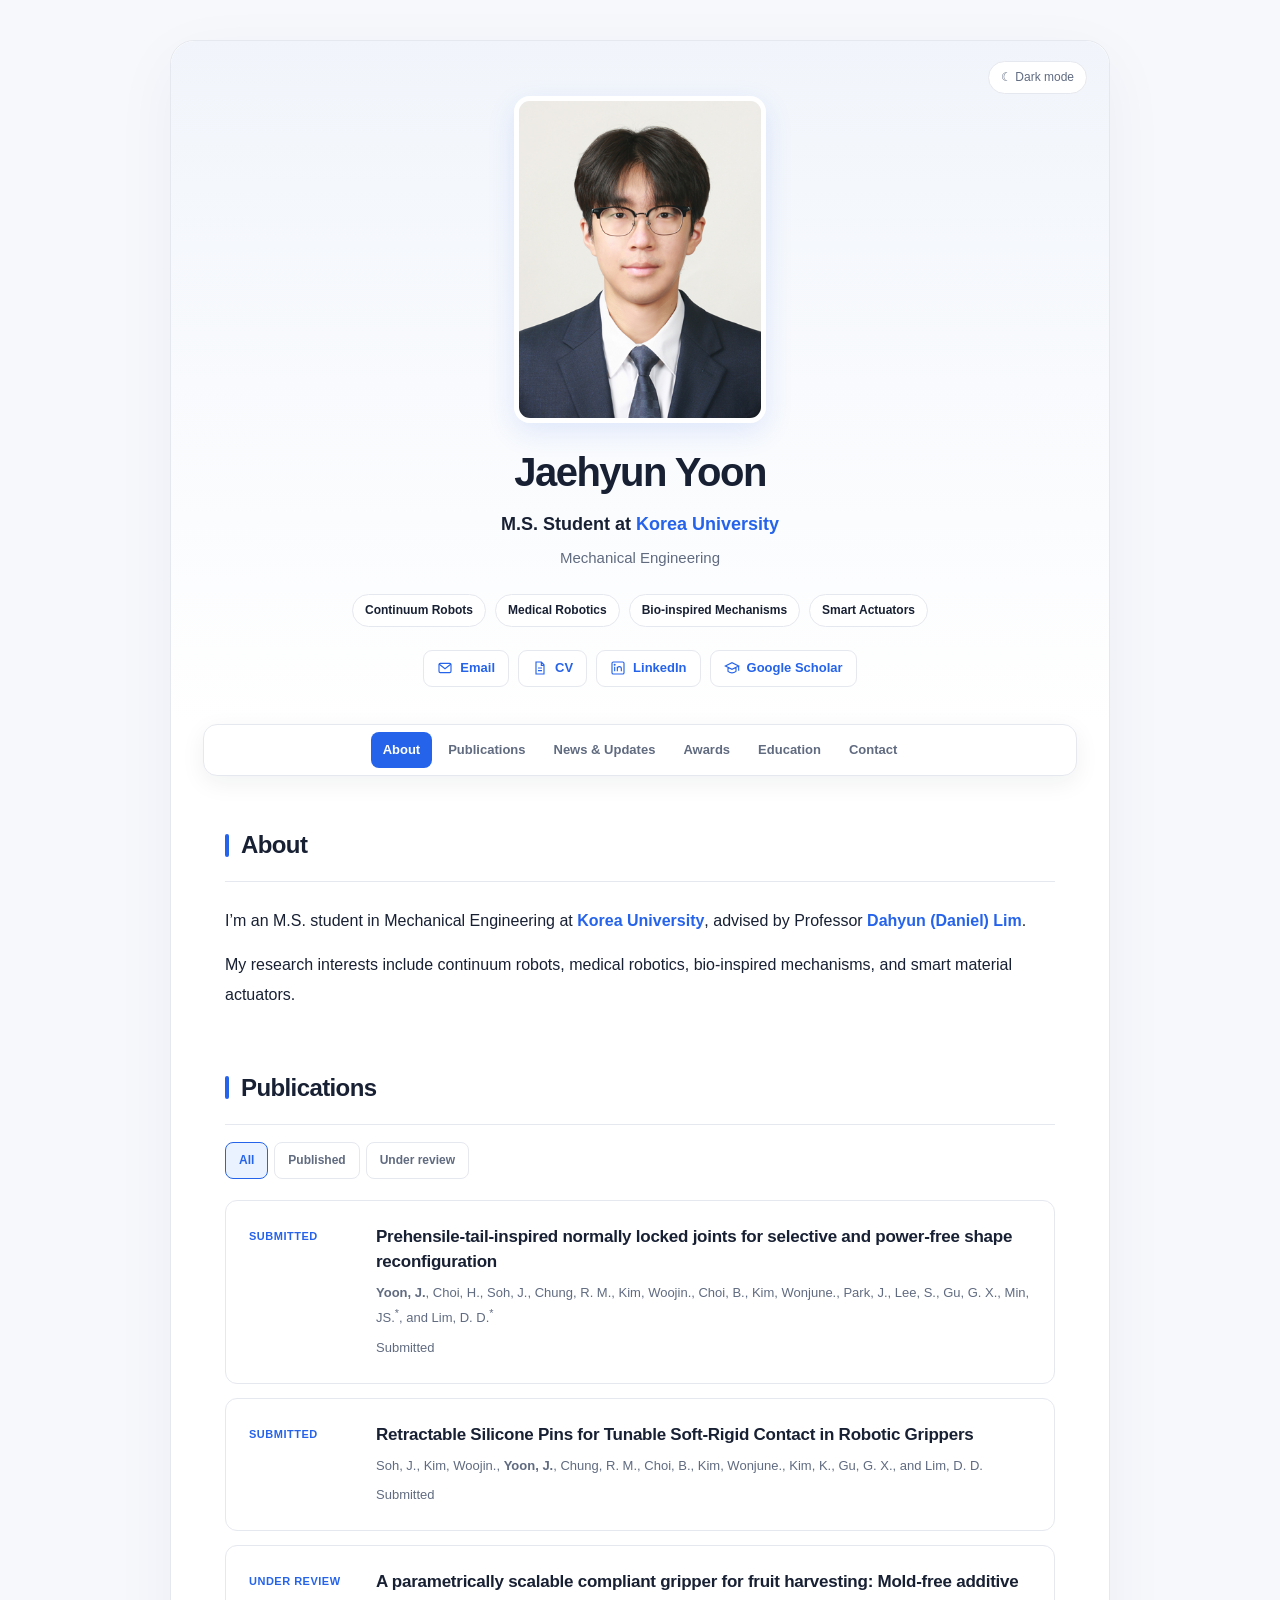
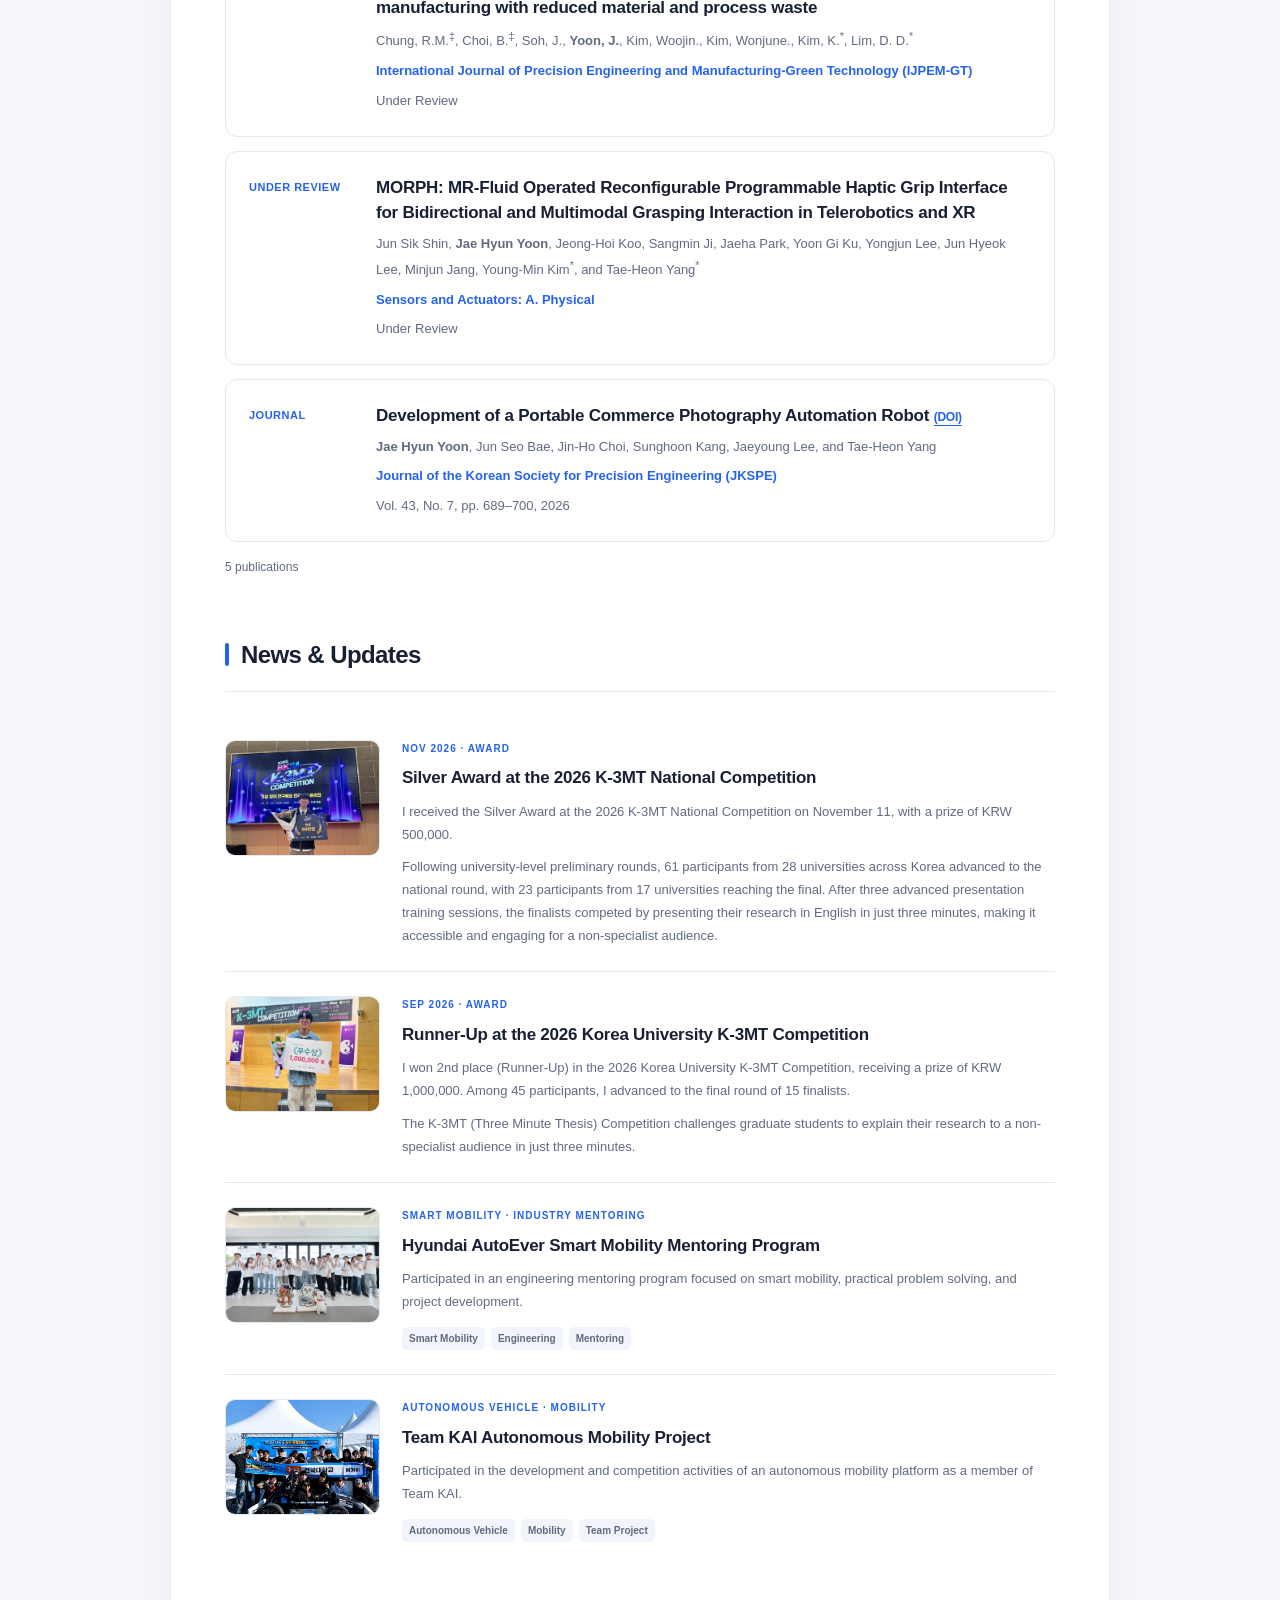
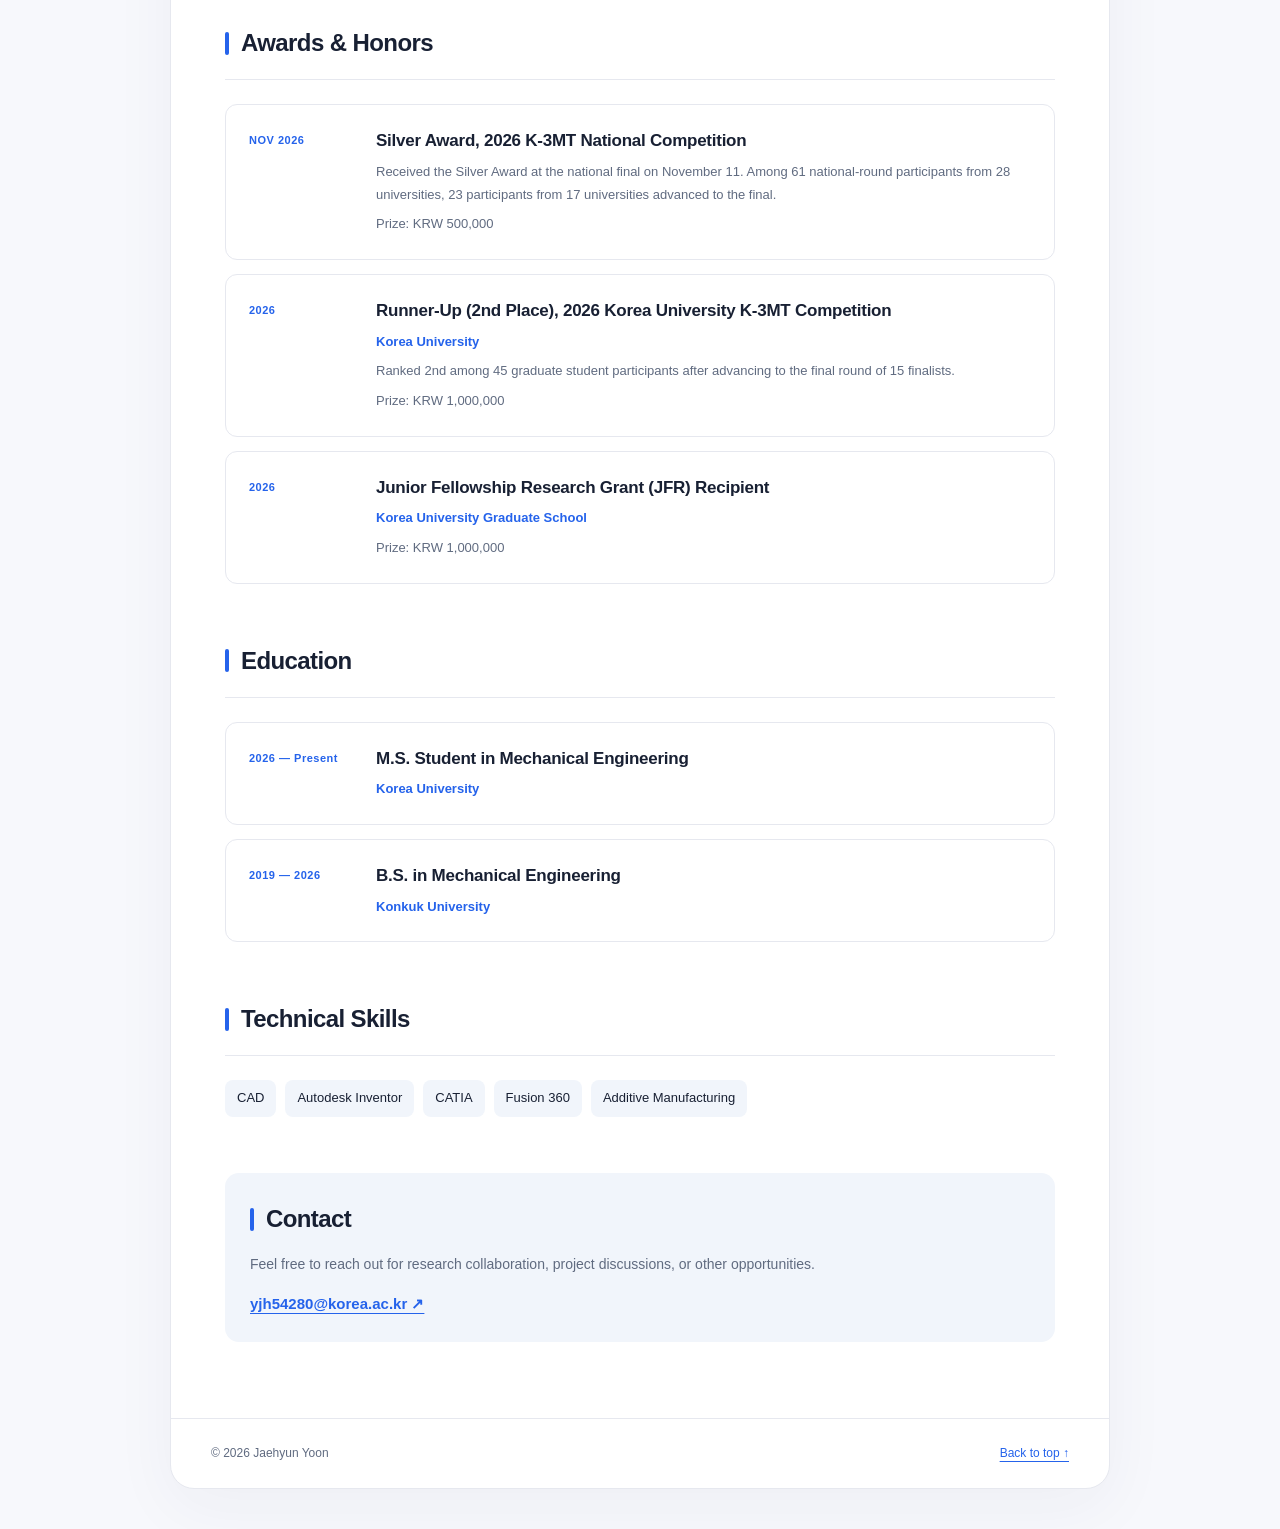
<file: index.html>
<!DOCTYPE html>
<html lang="en" data-theme="light">
<head>
<meta charset="UTF-8">
<meta name="viewport" content="width=device-width,initial-scale=1">
<title>Jaehyun Yoon</title>
<meta name="description" content="Jaehyun Yoon — Mechanical Engineering graduate student at Korea University. Continuum robots, medical robotics, bio-inspired mechanisms, and smart actuators.">
<meta name="theme-color" content="#2563eb">
<script>try{const t=localStorage.getItem('portfolio-theme');if(t==='light'||t==='dark')document.documentElement.dataset.theme=t;}catch(e){}</script>
<style>
:root{color-scheme:light;--bg:#f7f8fc;--paper:#fff;--surface:#f1f5fb;--ink:#182033;--muted:#606b80;--accent:#2563eb;--soft:#eaf2ff;--line:#e6e8ef;--shadow:0 18px 65px #2935570c}
[data-theme="dark"]{color-scheme:dark;--bg:#12141c;--paper:#1b1e29;--surface:#232737;--ink:#eef0f8;--muted:#abb4c8;--accent:#93c5fd;--soft:#20344d;--line:#34394a;--shadow:none}
*{box-sizing:border-box}html{scroll-behavior:smooth}body{margin:0;background:var(--bg);color:var(--ink);font-family:Inter,-apple-system,BlinkMacSystemFont,"Segoe UI",Arial,sans-serif;line-height:1.75;font-size:15px}a{color:var(--accent);text-underline-offset:4px}a:hover{text-decoration:underline}button,a,summary{-webkit-tap-highlight-color:transparent}button{font:inherit;cursor:pointer}a:focus-visible,button:focus-visible,summary:focus-visible{outline:3px solid var(--accent);outline-offset:4px}h1,h2,h3,p{margin:0}h3{line-height:1.5;font-size:17px;letter-spacing:-.25px}p+p{margin-top:12px}
.page{max-width:940px;margin:40px auto;border:1px solid var(--line);border-radius:24px;background:var(--paper);box-shadow:var(--shadow)}
.hero{position:relative;padding:55px 30px 37px;text-align:center;border-radius:24px 24px 0 0;background:linear-gradient(180deg,var(--surface),var(--paper))}
.portrait{display:block;width:280px;height:auto;aspect-ratio:150 / 195;object-fit:cover;margin:0 auto 24px;border:5px solid var(--paper);border-radius:16px;box-shadow:0 9px 28px #2563eb20}h1{font-size:40px;line-height:1.25;letter-spacing:-1.5px;font-weight:800}
.role{font-size:18px;margin-top:12px;font-weight:600}
.role strong{color:var(--accent)}
.affiliation{color:var(--muted);margin-top:4px}
.tags,.socials{display:flex;flex-wrap:wrap;justify-content:center;gap:9px}
.tags{margin:23px 0}
.tags span{font-size:12px;font-weight:600;background:var(--paper);border:1px solid var(--line);border-radius:30px;padding:5px 12px}
.socials a,.small-link{display:inline-flex;align-items:center;gap:7px;border:1px solid var(--line);border-radius:9px;padding:6px 13px;text-decoration:none;font-size:13px;font-weight:600;background:var(--paper)}
.socials a:hover,.small-link:hover{border-color:var(--accent);background:var(--soft)}
.socials svg{width:16px;height:16px;fill:none;stroke:currentColor;stroke-width:1.7}
.theme-toggle{position:absolute;right:22px;top:20px;background:var(--paper);border:1px solid var(--line);border-radius:20px;padding:5px 12px;color:var(--muted);font-size:12px}
.nav{position:sticky;top:10px;z-index:10;display:flex;gap:4px;justify-content:center;margin:0 32px;padding:7px;background:var(--paper);border:1px solid var(--line);border-radius:14px;box-shadow:0 7px 25px #151b3210;overflow-x:auto}
.nav a{flex-shrink:0;color:var(--muted);text-decoration:none;padding:7px 12px;border-radius:8px;font-size:13px;font-weight:650}
.nav a:hover{color:var(--accent);background:var(--soft)}
.nav a[aria-current="location"]{color:var(--paper);background:var(--accent)}main{padding:48px 54px 20px}section{margin-bottom:56px;scroll-margin-top:95px}h2{display:flex;align-items:center;gap:12px;font-size:24px;letter-spacing:-.6px;margin-bottom:24px;padding-bottom:15px;border-bottom:1px solid var(--line)}h2:before{content:"";width:4px;height:23px;border-radius:3px;background:var(--accent)}
.about-text{font-size:16px;line-height:1.9}
.about-text p{margin-bottom:13px}
.about-text strong{color:var(--accent)}
.text-links{display:flex;gap:20px;flex-wrap:wrap;margin-top:20px;font-size:13px;font-weight:600}
.filters{display:flex;flex-wrap:wrap;gap:6px;margin:-7px 0 21px}
.filters button{padding:7px 13px;border:1px solid var(--line);border-radius:8px;color:var(--muted);background:var(--paper);font-size:12px;font-weight:650}
.filters button[aria-pressed="true"]{color:var(--accent);border-color:var(--accent);background:var(--soft)}
.publication{margin-bottom:14px}
.publication[hidden]{display:none}
.resume-item{display:flex;align-items:flex-start;gap:22px;border:1px solid var(--line);border-radius:12px;padding:23px;margin-bottom:14px}
.publication .resume-item{margin-bottom:0}
.resume-date{flex:0 0 105px;font-size:11px;font-weight:750;letter-spacing:.5px;color:var(--accent);padding-top:3px}
.resume-details{min-width:0;flex:1}
.resume-details p{font-size:13px;color:var(--muted);margin-top:7px}
.resume-details .resume-organization{color:var(--accent);font-weight:600}
.resume-details h3 a{font-size:12px;white-space:nowrap}
.project-row{display:grid;grid-template-columns:155px minmax(0,1fr);gap:22px;padding:24px 0;border-bottom:1px solid var(--line)}
.project-row:first-child{padding-top:0}
.project-row:last-child{border-bottom:0}
.project-thumb{width:155px;height:116px;border:1px solid var(--line);border-radius:10px;overflow:hidden;background:var(--surface)}
.project-thumb img{width:100%;height:100%;object-fit:cover;display:block}
.monogram{display:flex;flex-direction:column;justify-content:center;align-items:center;height:100%;color:var(--accent);font-size:22px;font-weight:800;letter-spacing:2px;background:var(--soft)}
.monogram span{font-size:7px;letter-spacing:1.4px;margin-top:6px}
.project-category{font-size:10px;letter-spacing:1px;font-weight:700;color:var(--accent);margin-bottom:8px}
.project-copy>p:not(.project-category){font-size:13px;color:var(--muted);margin-top:10px}
.project-tags{display:flex;flex-wrap:wrap;gap:6px;padding:0;margin:13px 0 0;list-style:none}
.project-tags li{font-size:10px;font-weight:600;background:var(--surface);border-radius:5px;padding:3px 7px;color:var(--muted)}
.project-publication-status{display:flex;flex-wrap:wrap;gap:8px;margin-top:13px;font-size:11px;color:var(--accent)}
.project-review{border:1px solid var(--line);border-radius:5px;padding:0 5px}
.profile-link{display:inline-block;margin-top:12px;font-size:12px;font-weight:650}
.extra{margin-top:24px;border:1px solid var(--line);border-radius:12px;padding:0 20px}
.extra summary{cursor:pointer;font-weight:650;color:var(--accent);padding:15px 0;font-size:14px}
.extra .project-row:first-child{padding-top:15px}
.skills{display:flex;flex-wrap:wrap;gap:9px}
.skills span{padding:7px 12px;border-radius:8px;background:var(--surface);font-size:13px}
.contact{padding:25px;background:var(--surface);border-radius:14px}
.contact h2{border:0;padding:0;margin-bottom:12px}
.contact p{color:var(--muted);font-size:14px;margin-bottom:14px}
.contact>a{overflow-wrap:anywhere;font-weight:650}
.footer{display:flex;justify-content:space-between;gap:15px;padding:24px 40px;border-top:1px solid var(--line);color:var(--muted);font-size:12px}
.skip{position:absolute;top:-80px;left:15px;padding:10px;background:var(--paper);z-index:30}
.skip:focus{top:10px}
.count{font-size:12px;color:var(--muted);margin-top:15px}
@media(max-width:700px){.page{margin:0;border:0;border-radius:0}
.hero{padding:62px 20px 30px;border-radius:0}h1{font-size:34px}
.portrait{width:238px;height:auto}
.nav{margin:0 12px;justify-content:flex-start;top:5px}
.nav a{padding:7px 11px}main{padding:34px 22px 5px}section{margin-bottom:42px}h2{font-size:22px}
.project-row{grid-template-columns:120px minmax(0,1fr);gap:16px}
.project-thumb{width:120px;height:95px}
.resume-item{gap:10px;flex-direction:column;padding:20px}
.resume-date{flex:auto}
.footer{padding:23px;flex-wrap:wrap}
.extra{padding:0 16px}}
@media(max-width:430px){.project-row{grid-template-columns:minmax(0,1fr)}
.project-thumb{width:100%;height:180px}
.project-thumb img{object-fit:contain}
.monogram{font-size:30px}
.role{font-size:16px}
.tags{gap:6px}
.tags span{font-size:11px}
.socials{gap:6px}
.socials a{padding:6px 10px}}
@media(prefers-reduced-motion:reduce){html{scroll-behavior:auto}}

/* Click-to-enlarge photos in News & Updates. */
.news-photo-button{display:block;padding:0;cursor:zoom-in;text-align:inherit}
.news-photo-button:hover{border-color:var(--accent)}
.photo-lightbox{width:min(960px,92vw);max-width:92vw;max-height:92dvh;padding:48px 16px 16px;border:1px solid var(--line);border-radius:16px;background:var(--paper);color:var(--ink);box-shadow:0 24px 80px #0006;overflow:auto}
.photo-lightbox::backdrop{background:rgba(0,0,0,.76)}
.photo-lightbox-close{position:absolute;top:9px;right:12px;width:32px;height:32px;border:1px solid var(--line);border-radius:50%;background:var(--surface);color:var(--ink);font-size:24px;line-height:1}
.photo-lightbox figure{margin:0}
.photo-lightbox img{display:block;width:100%;height:auto;max-height:72dvh;object-fit:contain;border-radius:8px}
.photo-lightbox figcaption{text-align:center;font-size:13px;color:var(--muted);margin-top:10px}
.k3mt-news .project-thumb img {
  object-fit: cover;
}
</style>
<!-- Google Analytics -->
<script async src="https://www.googletagmanager.com/gtag/js?id=G-QEMFNH1RP4"></script>
<script>
  window.dataLayer = window.dataLayer || [];
  function gtag(){dataLayer.push(arguments);}
  gtag('js', new Date());
  gtag('config', 'G-QEMFNH1RP4');
</script>
</head>
<body id="top">
<a class="skip" href="#about">Skip to content</a>
<div class="page">
<header class="hero">
<button class="theme-toggle" type="button" aria-label="Toggle dark mode" aria-pressed="false">☾ Dark mode</button>
<img class="portrait" src="id-photo.jpg" width="150" height="195" alt="Jaehyun Yoon">
<h1><span id="profile-name" style="display:inline-block">Jaehyun Yoon</span></h1>
<p class="role">M.S. Student at <strong>Korea University</strong>
</p>
<p class="affiliation">Mechanical Engineering</p>
<div class="tags">
<span>Continuum Robots</span>
<span>Medical Robotics</span>
<span>Bio-inspired Mechanisms</span>
<span>Smart Actuators</span>
</div>
<div class="socials">
<a href="mailto:yjh54280@korea.ac.kr">
<svg viewBox="0 0 24 24" aria-hidden="true">
<rect x="3" y="5" width="18" height="14" rx="2"/>
<path d="m3 6 9 7 9-7"/>
</svg>Email</a>
<a href="cv.pdf">
<svg viewBox="0 0 24 24" aria-hidden="true">
<path d="M6 3h8l4 4v14H6zM14 3v5h4M9 12h6M9 16h6"/>
</svg>CV</a>
<a href="https://www.linkedin.com/in/%EC%9E%AC%ED%98%84-%EC%9C%A4-73686937b/" target="_blank" rel="noopener noreferrer">
<svg viewBox="0 0 24 24" aria-hidden="true">
<rect x="3" y="3" width="18" height="18" rx="2"/>
<path d="M7 10v7M11 17v-7m0 3a3 3 0 0 1 6 0v4"/>
<circle cx="7" cy="7" r=".7"/>
</svg>LinkedIn</a>
<a href="https://scholar.google.com/citations?user=7P-gCQIAAAAJ" target="_blank" rel="noopener noreferrer">
<svg viewBox="0 0 24 24" aria-hidden="true">
<path d="m2 9 10-5 10 5-10 5-10-5ZM6 11v6c4 3 8 3 12 0v-6M22 9v7"/>
</svg>Google Scholar</a>
</div>
</header>
<nav class="nav" aria-label="Main navigation">
<a href="#about">About</a>
<a href="#publications">Publications</a>
<a href="#news">News &amp; Updates</a>
<a href="#awards">Awards</a>
<a href="#education">Education</a>
<a href="#contact">Contact</a>
</nav>
<main>
<section id="about" aria-labelledby="about-title">
<h2 id="about-title">About</h2>
<div class="about-text">
<p>I’m an M.S. student in Mechanical Engineering at <strong>Korea University</strong>, advised by Professor <strong>Dahyun (Daniel) Lim</strong>.</p>
<p>My research interests include continuum robots, medical robotics, bio-inspired mechanisms, and smart material actuators.</p>
</div>
</section>
<section id="publications" aria-labelledby="publications-title">
<h2 id="publications-title">Publications</h2>
<div class="filters" role="group" aria-label="Filter publications">
<button type="button" data-filter="all" aria-pressed="true">All</button>
<button type="button" data-filter="published" aria-pressed="false">Published</button>
<button type="button" data-filter="review" aria-pressed="false">Under review</button>
</div>
<div class="publication" data-status="review">
<article class="resume-item publication-item">
  <div class="resume-date">SUBMITTED</div>
  <div class="resume-details">
    <h3>Prehensile-tail-inspired normally locked joints for selective and power-free shape reconfiguration</h3>
    <p class="publication-authors"><strong>Yoon, J.</strong>, Choi, H., Soh, J., Chung, R. M., Kim, Woojin., Choi, B., Kim, Wonjune., Park, J., Lee, S., Gu, G. X., Min, JS.<sup>*</sup>, and Lim, D. D.<sup>*</sup></p>
    <p>Submitted</p>
  </div>
</article>
</div>
<div class="publication" data-status="review">
<article class="resume-item publication-item">
  <div class="resume-date">SUBMITTED</div>
  <div class="resume-details">
    <h3>Retractable Silicone Pins for Tunable Soft-Rigid Contact in Robotic Grippers</h3>
    <p class="publication-authors">Soh, J., Kim, Woojin., <strong>Yoon, J.</strong>, Chung, R. M., Choi, B., Kim, Wonjune., Kim, K., Gu, G. X., and Lim, D. D.</p>
    <p>Submitted</p>
  </div>
</article>
</div>
<div class="publication" data-status="review">
<article class="resume-item publication-item">
  <div class="resume-date">UNDER REVIEW</div>
  <div class="resume-details">
    <h3>A parametrically scalable compliant gripper for fruit harvesting: Mold-free additive manufacturing with reduced material and process waste</h3>
    <p class="publication-authors">Chung, R.M.<sup>‡</sup>, Choi, B.<sup>‡</sup>, Soh, J., <strong>Yoon, J.</strong>, Kim, Woojin., Kim, Wonjune., Kim, K.<sup>*</sup>, Lim, D. D.<sup>*</sup></p>
    <p class="resume-organization">International Journal of Precision Engineering and Manufacturing-Green Technology (IJPEM-GT)</p>
    <p>Under Review</p>
  </div>
</article>
</div>
<div class="publication" data-status="review">
<article class="resume-item publication-item">
  <div class="resume-date">UNDER REVIEW</div>
  <div class="resume-details">
    <h3>MORPH: MR-Fluid Operated Reconfigurable Programmable Haptic Grip Interface for Bidirectional and Multimodal Grasping Interaction in Telerobotics and XR</h3>
    <p class="publication-authors">Jun Sik Shin, <strong>Jae Hyun Yoon</strong>, Jeong-Hoi Koo, Sangmin Ji, Jaeha Park, Yoon Gi Ku, Yongjun Lee, Jun Hyeok Lee, Minjun Jang, Young-Min Kim<sup>*</sup>, and Tae-Heon Yang<sup>*</sup></p>
    <p class="resume-organization">Sensors and Actuators: A. Physical</p>
    <p>Under Review</p>
  </div>
</article>
</div>
<div class="publication" data-status="published">
<article class="resume-item publication-item">
  <div class="resume-date">JOURNAL</div>
  <div class="resume-details">
    <h3>Development of a Portable Commerce Photography Automation Robot <a href="https://doi.org/10.7736/JKSPE.025.00021" target="_blank" rel="noopener noreferrer">(DOI)</a></h3>
    <p class="publication-authors"><strong>Jae Hyun Yoon</strong>, Jun Seo Bae, Jin-Ho Choi, Sunghoon Kang, Jaeyoung Lee, and Tae-Heon Yang</p>
    <p class="resume-organization">Journal of the Korean Society for Precision Engineering (JKSPE)</p>
    <p>Vol. 43, No. 7, pp. 689–700, 2026</p>
  </div>
</article>
</div>
<p class="count" id="pub-count" role="status" aria-live="polite">5 publications</p>
</section>
<section id="news" aria-labelledby="news-title">
<h2 id="news-title">News &amp; Updates</h2>
<article class="project-row k3mt-news">
<button class="project-thumb news-photo-button" type="button" aria-haspopup="dialog" aria-label="Enlarge K-3MT national competition silver award photo">
<img loading="lazy" src="images/k3mt-national-silver-2026.jpg" alt="Jaehyun Yoon with the Silver Award and KRW 500,000 prize at the 2026 K-3MT National Competition">
</button>
<div class="project-copy">
<p class="project-category">NOV 2026 · AWARD</p>
<h3>Silver Award at the 2026 K-3MT National Competition</h3>
<p>I received the Silver Award at the 2026 K-3MT National Competition on November 11, with a prize of KRW 500,000.</p>
<p>Following university-level preliminary rounds, 61 participants from 28 universities across Korea advanced to the national round, with 23 participants from 17 universities reaching the final. After three advanced presentation training sessions, the finalists competed by presenting their research in English in just three minutes, making it accessible and engaging for a non-specialist audience.</p>
</div>
</article>
<article class="project-row k3mt-news">
<button class="project-thumb news-photo-button" type="button" aria-haspopup="dialog" aria-label="Enlarge K-3MT award photo">
<img loading="lazy" src="images/k3mt-runner-up-2026.jpg" alt="Jaehyun Yoon receiving the runner-up award at the 2026 Korea University K-3MT Competition">
</button>
<div class="project-copy">
<p class="project-category">SEP 2026 · AWARD</p>
<h3>Runner-Up at the 2026 Korea University K-3MT Competition</h3>
<p>I won 2nd place (Runner-Up) in the 2026 Korea University K-3MT Competition, receiving a prize of KRW 1,000,000. Among 45 participants, I advanced to the final round of 15 finalists.</p>
<p>The K-3MT (Three Minute Thesis) Competition challenges graduate students to explain their research to a non-specialist audience in just three minutes.</p>
</div>
</article>
<article class="project-row">
<button class="project-thumb news-photo-button" type="button" aria-haspopup="dialog" aria-label="Enlarge photo">
<img loading="lazy" class="autoever-photo" src="images/hyundai-autoever-mentoring.png" alt="Hyundai AutoEver mentoring program" >
</button>
<div class="project-copy">
<p class="project-category"> SMART MOBILITY · INDUSTRY MENTORING </p> <h3> Hyundai AutoEver Smart Mobility Mentoring Program </h3> <p> Participated in an engineering mentoring program focused on smart mobility, practical problem solving, and project development. </p> <ul class="project-tags"> <li> Smart Mobility </li> <li> Engineering </li> <li> Mentoring </li> </ul>
</div>
</article>
<article class="project-row">
<button class="project-thumb news-photo-button" type="button" aria-haspopup="dialog" aria-label="Enlarge photo">
<img loading="lazy" class="team-kai-photo" src="images/team-kai-autonomous-vehicle.png" alt="Team KAI autonomous mobility project" >
</button>
<div class="project-copy">
<p class="project-category"> AUTONOMOUS VEHICLE · MOBILITY </p> <h3> Team KAI Autonomous Mobility Project </h3> <p> Participated in the development and competition activities of an autonomous mobility platform as a member of Team KAI. </p> <ul class="project-tags"> <li> Autonomous Vehicle </li> <li> Mobility </li> <li> Team Project </li> </ul>
</div>
</article>
</section>
<section id="awards" aria-labelledby="awards-title">
<h2 id="awards-title">Awards &amp; Honors</h2>
<article class="resume-item"> <div class="resume-date"> NOV 2026 </div> <div class="resume-details"> <h3> Silver Award, 2026 K-3MT National Competition </h3> <p> Received the Silver Award at the national final on November 11. Among 61 national-round participants from 28 universities, 23 participants from 17 universities advanced to the final. </p> <p class="award-prize">Prize: KRW 500,000</p> </div> </article>
<article class="resume-item"> <div class="resume-date"> 2026 </div> <div class="resume-details"> <h3> Runner-Up (2nd Place), 2026 Korea University K-3MT Competition </h3> <p class="resume-organization"> Korea University </p> <p> Ranked 2nd among 45 graduate student participants after advancing to the final round of 15 finalists. </p> <p class="award-prize">Prize: KRW 1,000,000</p> </div> </article>
<article class="resume-item"> <div class="resume-date"> 2026 </div> <div class="resume-details"> <h3> Junior Fellowship Research Grant (JFR) Recipient </h3> <p class="resume-organization"> Korea University Graduate School </p> <p class="award-prize">Prize: KRW 1,000,000</p> </div> </article>
</section>
<section id="education" aria-labelledby="education-title">
<h2 id="education-title">Education</h2>
<article class="resume-item"> <div class="resume-date"> 2026 — Present </div> <div class="resume-details"> <h3> M.S. Student in Mechanical Engineering </h3> <p class="resume-organization"> Korea University </p> </div> </article>
<article class="resume-item"> <div class="resume-date"> 2019 — 2026 </div> <div class="resume-details"> <h3> B.S. in Mechanical Engineering </h3> <p class="resume-organization"> Konkuk University </p> </div> </article>
</section>
<section id="skills" aria-labelledby="skills-title">
<h2 id="skills-title">Technical Skills</h2>
<div class="skills">
<span>CAD</span>
<span>Autodesk Inventor</span>
<span>CATIA</span>
<span>Fusion 360</span>
<span>Additive Manufacturing</span>
</div>
</section>
<section class="contact" id="contact" aria-labelledby="contact-title">
<h2 id="contact-title">Contact</h2>
<p>Feel free to reach out for research collaboration, project discussions, or other opportunities.</p>
<a href="mailto:yjh54280@korea.ac.kr">yjh54280@korea.ac.kr ↗</a>
</section>
</main>
<footer class="footer">
<span>© 2026 Jaehyun Yoon</span>
<a href="#top">Back to top ↑</a>
</footer>
</div>
<script>
// Match the portrait width to the name while preserving its display ratio.
const profileName = document.getElementById('profile-name');
const portrait = document.querySelector('.portrait');
function alignPortraitWithName() {
  portrait.style.width = profileName.getBoundingClientRect().width + 'px';
}
alignPortraitWithName();
if ('ResizeObserver' in window) new ResizeObserver(alignPortraitWithName).observe(profileName);
window.addEventListener('resize', alignPortraitWithName);
if (document.fonts) document.fonts.ready.then(alignPortraitWithName);
const themeButton=document.querySelector('.theme-toggle');
function applyTheme(theme){document.documentElement.dataset.theme=theme;themeButton.textContent=theme==='dark'?'☀ Light mode':'☾ Dark mode';themeButton.setAttribute('aria-pressed',String(theme==='dark'));try{localStorage.setItem('portfolio-theme',theme)}catch(e){}}
themeButton.addEventListener('click',()=>applyTheme(document.documentElement.dataset.theme==='dark'?'light':'dark'));
applyTheme(document.documentElement.dataset.theme||'light');
const filters=document.querySelectorAll('[data-filter]');
filters.forEach(button=>button.addEventListener('click',()=>{let count=0;filters.forEach(b=>b.setAttribute('aria-pressed',String(b===button)));document.querySelectorAll('.publication').forEach(row=>{row.hidden=button.dataset.filter!=='all'&&row.dataset.status!==button.dataset.filter;if(!row.hidden)count++;});document.getElementById('pub-count').textContent=count+' publication'+(count===1?'':'s');}));
// Highlight clicks immediately, then track the section below the sticky menu.
const links = [...document.querySelectorAll('.nav a')];
const nav = document.querySelector('.nav');
let pendingSection = null;
let scrollIdleTimer;
let scheduled = false;
function setActiveSection(id) {
  links.forEach(link => {
    if (link.hash === '#' + id) link.setAttribute('aria-current', 'location');
    else link.removeAttribute('aria-current');
  });
}
function updateNav() {
  if (pendingSection) return;
  const threshold = nav.getBoundingClientRect().bottom + 45;
  let current = 'about';
  for (const link of links) {
    const target = document.querySelector(link.hash);
    if (target && target.getBoundingClientRect().top <= threshold) current = target.id;
  }
  if (window.scrollY > 0 && window.innerHeight + window.scrollY >= document.documentElement.scrollHeight - 3) current = 'contact';
  setActiveSection(current);
}
function settleNavigation() {
  clearTimeout(scrollIdleTimer);
  scrollIdleTimer = setTimeout(() => { pendingSection = null; updateNav(); }, 180);
}
function highlightDestination() {
  const match = links.find(link => link.hash === window.location.hash);
  if (match) { pendingSection = match.hash.slice(1); setActiveSection(pendingSection); settleNavigation(); }
  else updateNav();
}
links.forEach(link => link.addEventListener('click', () => {
  pendingSection = link.hash.slice(1);
  setActiveSection(pendingSection);
  settleNavigation();
}));
window.addEventListener('scroll', () => {
  if (pendingSection) settleNavigation();
  if (!scheduled) {
    scheduled = true;
    requestAnimationFrame(() => { updateNav(); scheduled = false; });
  }
}, { passive: true });
window.addEventListener('hashchange', highlightDestination);
window.addEventListener('resize', updateNav);
window.addEventListener('load', highlightDestination);
highlightDestination();
</script>
<dialog class="photo-lightbox" id="photo-lightbox" aria-label="Enlarged news photo" aria-describedby="photo-lightbox-caption">
<button class="photo-lightbox-close" type="button" aria-label="Close photo" autofocus>×</button>
<figure><img id="photo-lightbox-image" alt=""><figcaption id="photo-lightbox-caption"></figcaption></figure>
</dialog>
<script>
const photoDialog = document.getElementById('photo-lightbox');
const largePhoto = document.getElementById('photo-lightbox-image');
const photoCaption = document.getElementById('photo-lightbox-caption');
let photoTrigger = null;
let previousOverflow = '';
document.querySelectorAll('#news .news-photo-button').forEach(button => {
  const photo = button.querySelector('img');
  button.setAttribute('aria-label', 'Enlarge photo: ' + photo.alt);
  button.addEventListener('click', () => {
    photoTrigger = button;
    largePhoto.src = photo.currentSrc || photo.src;
    largePhoto.alt = photo.alt;
    photoCaption.textContent = photo.alt;
    previousOverflow = document.body.style.overflow;
    photoDialog.showModal();
    document.body.style.overflow = 'hidden';
  });
});
photoDialog.querySelector('.photo-lightbox-close').addEventListener('click', () => photoDialog.close());
photoDialog.addEventListener('click', event => {
  if (event.target === photoDialog) photoDialog.close();
});
photoDialog.addEventListener('close', () => {
  document.body.style.overflow = previousOverflow;
  largePhoto.removeAttribute('src');
  if (photoTrigger) photoTrigger.focus({ preventScroll: true });
});
</script>
</body>
</html>
</file>
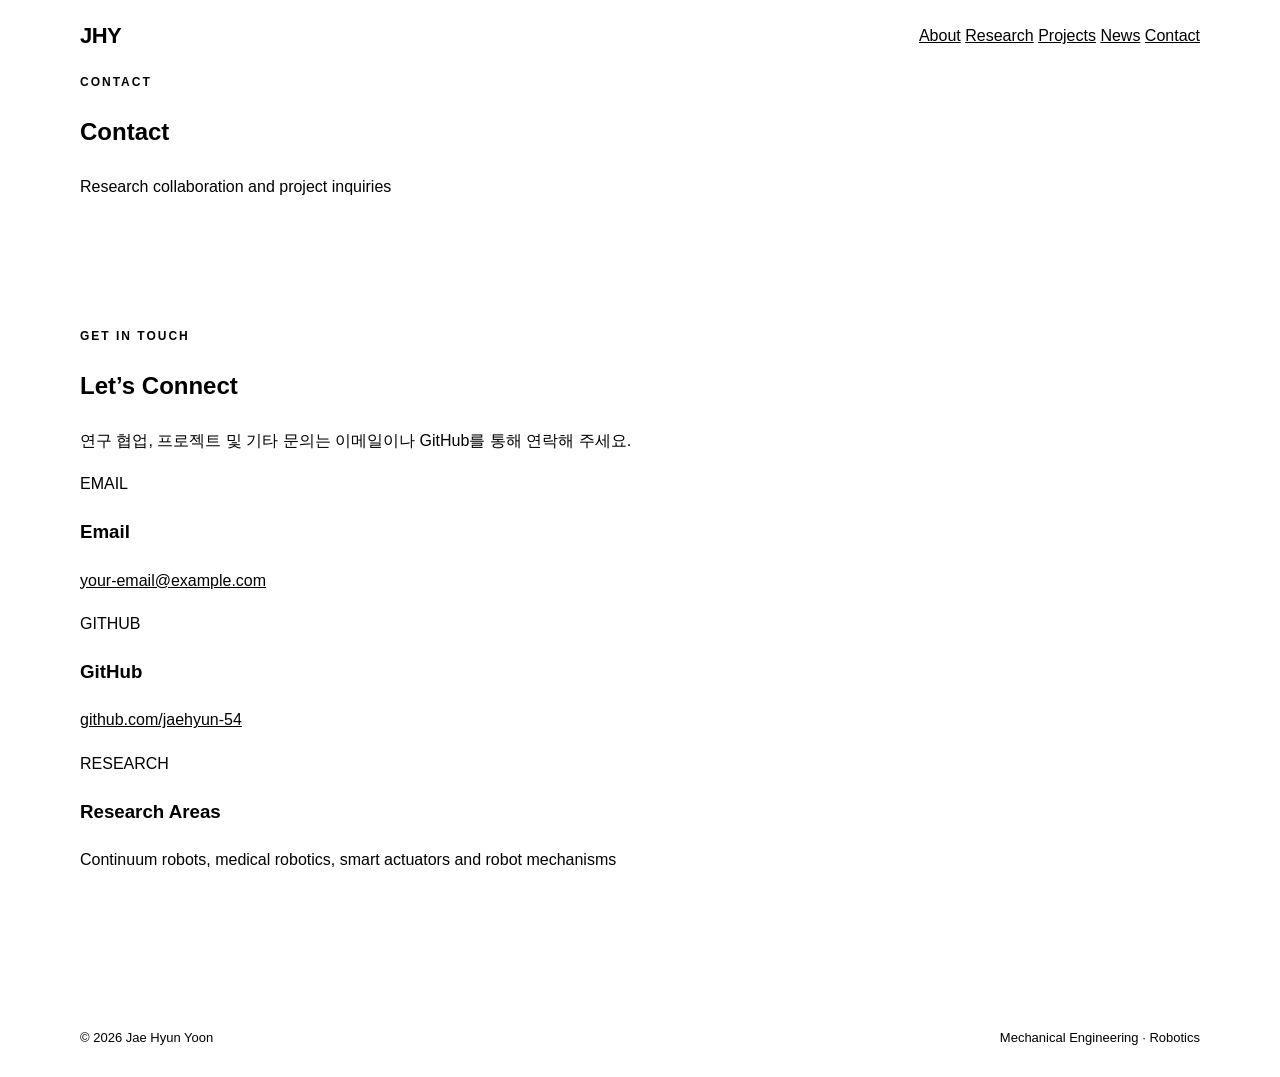
<file: contact.html>
<!DOCTYPE html>
<html lang="ko">
<head>
  <meta charset="UTF-8">
  <meta name="viewport" content="width=device-width, initial-scale=1.0">

  <title>Contact | 윤재현</title>

  <meta
    name="description"
    content="로봇공학 연구자 윤재현 연락처"
  >

  <link rel="stylesheet" href="style.css">
<!-- Google Analytics -->
<script async src="https://www.googletagmanager.com/gtag/js?id=G-QEMFNH1RP4"></script>
<script>
  window.dataLayer = window.dataLayer || [];
  function gtag(){dataLayer.push(arguments);}
  gtag('js', new Date());
  gtag('config', 'G-QEMFNH1RP4');
</script>
</head>

<body>

  <header class="site-header">
    <div class="container header-inner">

      <a class="logo" href="index.html">JHY</a>

      <nav class="main-nav">
        <a href="about.html">About</a>
        <a href="research.html">Research</a>
        <a href="projects.html">Projects</a>
        <a href="news.html">News</a>
        <a class="active" href="contact.html" aria-current="page">Contact</a>
      </nav>

    </div>
  </header>

  <main>

    <section class="subpage-hero">
      <div class="container">

        <p class="section-label light-label">CONTACT</p>

        <h1>Contact</h1>

        <p class="subpage-description">
          Research collaboration and project inquiries
        </p>

      </div>
    </section>

    <section class="section contact-page">
      <div class="container">

        <p class="section-label">GET IN TOUCH</p>
        <h2>Let’s Connect</h2>

        <p class="contact-introduction">
          연구 협업, 프로젝트 및 기타 문의는
          이메일이나 GitHub를 통해 연락해 주세요.
        </p>

        <div class="contact-card-grid">

          <article class="contact-card">
            <p class="contact-card-label">EMAIL</p>

            <h3>Email</h3>

            <a href="mailto:your-email@example.com">
              your-email@example.com
            </a>
          </article>

          <article class="contact-card">
            <p class="contact-card-label">GITHUB</p>

            <h3>GitHub</h3>

            <a
              href="https://github.com/jaehyun-54"
              target="_blank"
              rel="noopener noreferrer"
            >
              github.com/jaehyun-54
            </a>
          </article>

          <article class="contact-card">
            <p class="contact-card-label">RESEARCH</p>

            <h3>Research Areas</h3>

            <p>
              Continuum robots, medical robotics,
              smart actuators and robot mechanisms
            </p>
          </article>

        </div>

      </div>
    </section>

  </main>

  <footer>
    <div class="container footer-inner">
      <p>© 2026 Jae Hyun Yoon</p>
      <p>Mechanical Engineering · Robotics</p>
    </div>
  </footer>

</body>
</html>
</file>
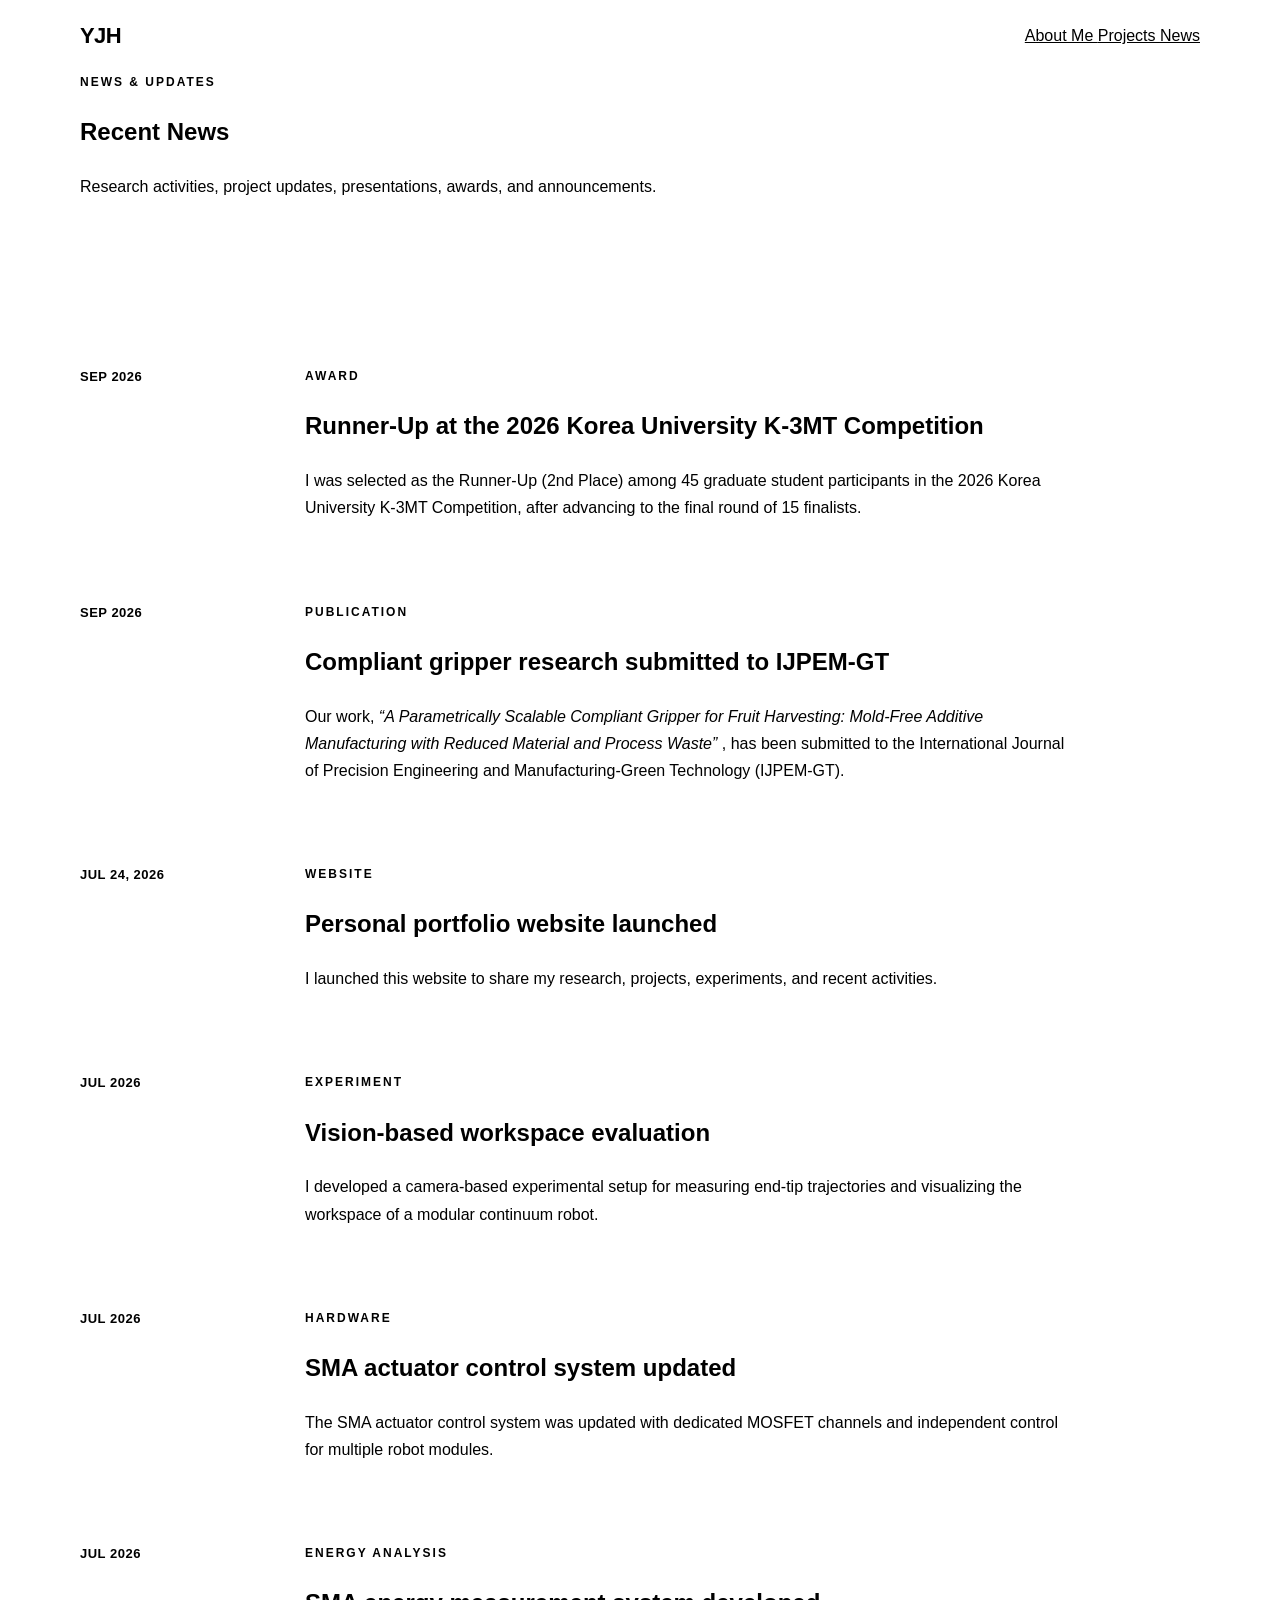
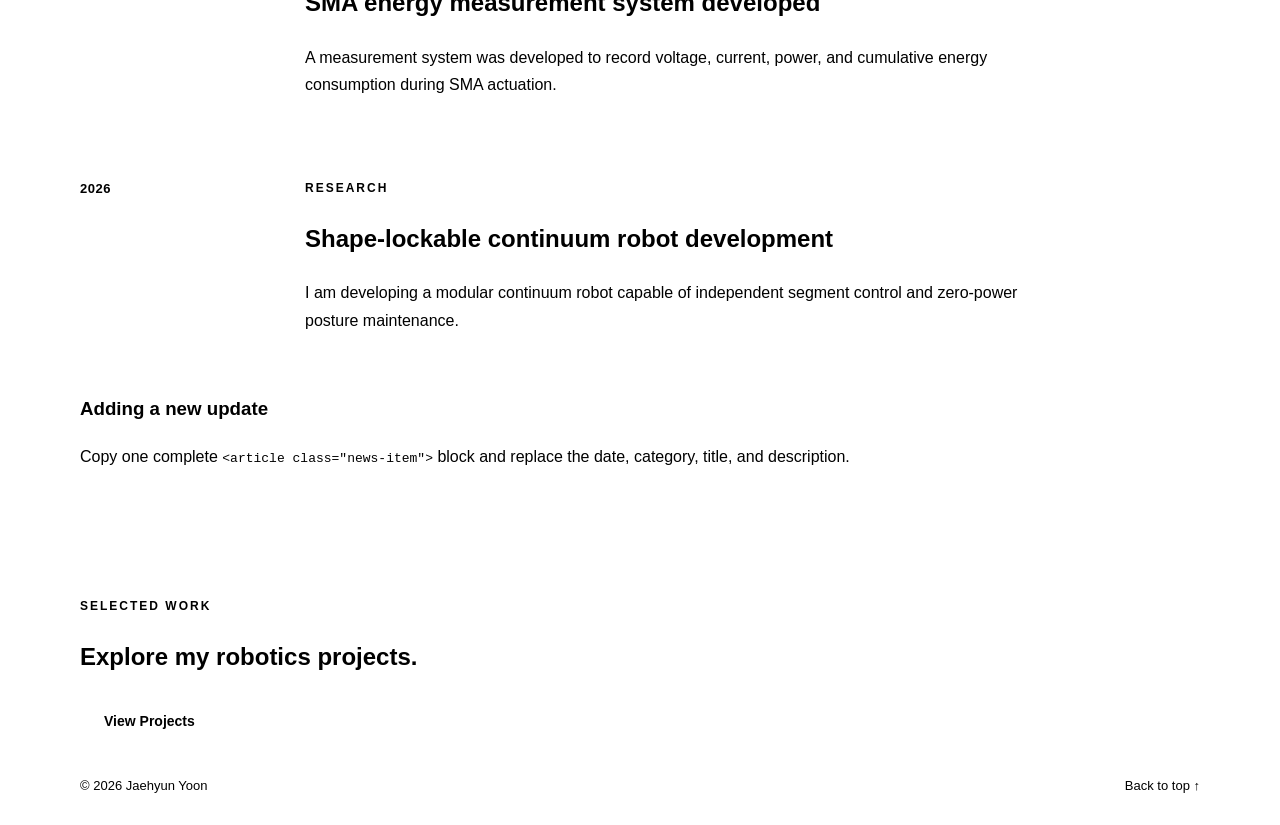
<file: news.html>
<!DOCTYPE html>
<html lang="en">
<head>
  <meta charset="UTF-8">

  <meta
    name="viewport"
    content="width=device-width, initial-scale=1.0"
  >

  <title>Jaehyun Yoon | News</title>

  <meta
    name="description"
    content="Research news and updates from Jaehyun Yoon."
  >

  <link rel="stylesheet" href="style.css">
<!-- Google Analytics -->
<script async src="https://www.googletagmanager.com/gtag/js?id=G-QEMFNH1RP4"></script>
<script>
  window.dataLayer = window.dataLayer || [];
  function gtag(){dataLayer.push(arguments);}
  gtag('js', new Date());
  gtag('config', 'G-QEMFNH1RP4');
</script>
</head>

<body id="top">

  <!-- Navigation -->
  <header class="site-header">
    <div class="container header-inner">

      <a class="logo" href="index.html">
        YJH
      </a>

      <nav class="main-nav">

        <a href="index.html">
          About Me
        </a>

        <a href="projects.html">
          Projects
        </a>

        <a
          class="active"
          href="news.html"
          aria-current="page"
        >
          News
        </a>

      </nav>

    </div>
  </header>


  <main>

    <!-- Page header -->
    <section class="page-hero">
      <div class="container">

        <p class="eyebrow">
          NEWS & UPDATES
        </p>

        <h1>
          Recent News
        </h1>

        <p class="page-description">
          Research activities, project updates,
          presentations, awards, and announcements.
        </p>

      </div>
    </section>


    <!-- News list -->
    <section class="section">
      <div class="container">

        <div class="news-list">


          <!-- K-3MT Award -->
          <article class="news-item">

            <time datetime="2026-09">
              SEP 2026
            </time>

            <div class="news-content">

              <p class="news-category">
                AWARD
              </p>

              <h2>
                Runner-Up at the 2026 Korea University K-3MT Competition
              </h2>

              <p>
                I was selected as the Runner-Up (2nd Place)
                among 45 graduate student participants in the
                2026 Korea University K-3MT Competition,
                after advancing to the final round of 15 finalists.
              </p>

            </div>

          </article>


          <!-- IJPEM-GT Submission -->
          <article class="news-item">

            <time datetime="2026-09">
              SEP 2026
            </time>

            <div class="news-content">

              <p class="news-category">
                PUBLICATION
              </p>

              <h2>
                Compliant gripper research submitted to IJPEM-GT
              </h2>

              <p>
                Our work,
                <em>
                  “A Parametrically Scalable Compliant Gripper for
                  Fruit Harvesting: Mold-Free Additive Manufacturing
                  with Reduced Material and Process Waste”
                </em>,
                has been submitted to the
                International Journal of Precision Engineering and
                Manufacturing-Green Technology (IJPEM-GT).
              </p>

            </div>

          </article>


          <!-- Website Launch -->
          <article class="news-item">

            <time datetime="2026-07-24">
              JUL 24, 2026
            </time>

            <div class="news-content">

              <p class="news-category">
                WEBSITE
              </p>

              <h2>
                Personal portfolio website launched
              </h2>

              <p>
                I launched this website to share my research,
                projects, experiments, and recent activities.
              </p>

            </div>

          </article>


          <!-- Workspace Evaluation -->
          <article class="news-item">

            <time datetime="2026-07">
              JUL 2026
            </time>

            <div class="news-content">

              <p class="news-category">
                EXPERIMENT
              </p>

              <h2>
                Vision-based workspace evaluation
              </h2>

              <p>
                I developed a camera-based experimental setup
                for measuring end-tip trajectories and visualizing
                the workspace of a modular continuum robot.
              </p>

            </div>

          </article>


          <!-- SMA Control -->
          <article class="news-item">

            <time datetime="2026-07">
              JUL 2026
            </time>

            <div class="news-content">

              <p class="news-category">
                HARDWARE
              </p>

              <h2>
                SMA actuator control system updated
              </h2>

              <p>
                The SMA actuator control system was updated with
                dedicated MOSFET channels and independent control
                for multiple robot modules.
              </p>

            </div>

          </article>


          <!-- Energy Measurement -->
          <article class="news-item">

            <time datetime="2026-07">
              JUL 2026
            </time>

            <div class="news-content">

              <p class="news-category">
                ENERGY ANALYSIS
              </p>

              <h2>
                SMA energy measurement system developed
              </h2>

              <p>
                A measurement system was developed to record
                voltage, current, power, and cumulative energy
                consumption during SMA actuation.
              </p>

            </div>

          </article>


          <!-- Continuum Robot -->
          <article class="news-item">

            <time datetime="2026">
              2026
            </time>

            <div class="news-content">

              <p class="news-category">
                RESEARCH
              </p>

              <h2>
                Shape-lockable continuum robot development
              </h2>

              <p>
                I am developing a modular continuum robot capable
                of independent segment control and zero-power
                posture maintenance.
              </p>

            </div>

          </article>


        </div>


        <!-- Editing guide -->
        <div class="editing-guide">

          <h3>
            Adding a new update
          </h3>

          <p>
            Copy one complete
            <code>&lt;article class="news-item"&gt;</code>
            block and replace the date, category, title,
            and description.
          </p>

        </div>

      </div>
    </section>


    <!-- Bottom link -->
    <section class="page-bottom">
      <div class="container page-bottom-inner">

        <div>

          <p class="section-label section-label-light">
            SELECTED WORK
          </p>

          <h2>
            Explore my robotics projects.
          </h2>

        </div>

        <a
          class="button primary"
          href="projects.html"
        >
          View Projects
        </a>

      </div>
    </section>

  </main>


  <footer>
    <div class="container footer-inner">

      <p>
        © 2026 Jaehyun Yoon
      </p>

      <a href="#top">
        Back to top ↑
      </a>

    </div>
  </footer>

</body>
</html>
</file>
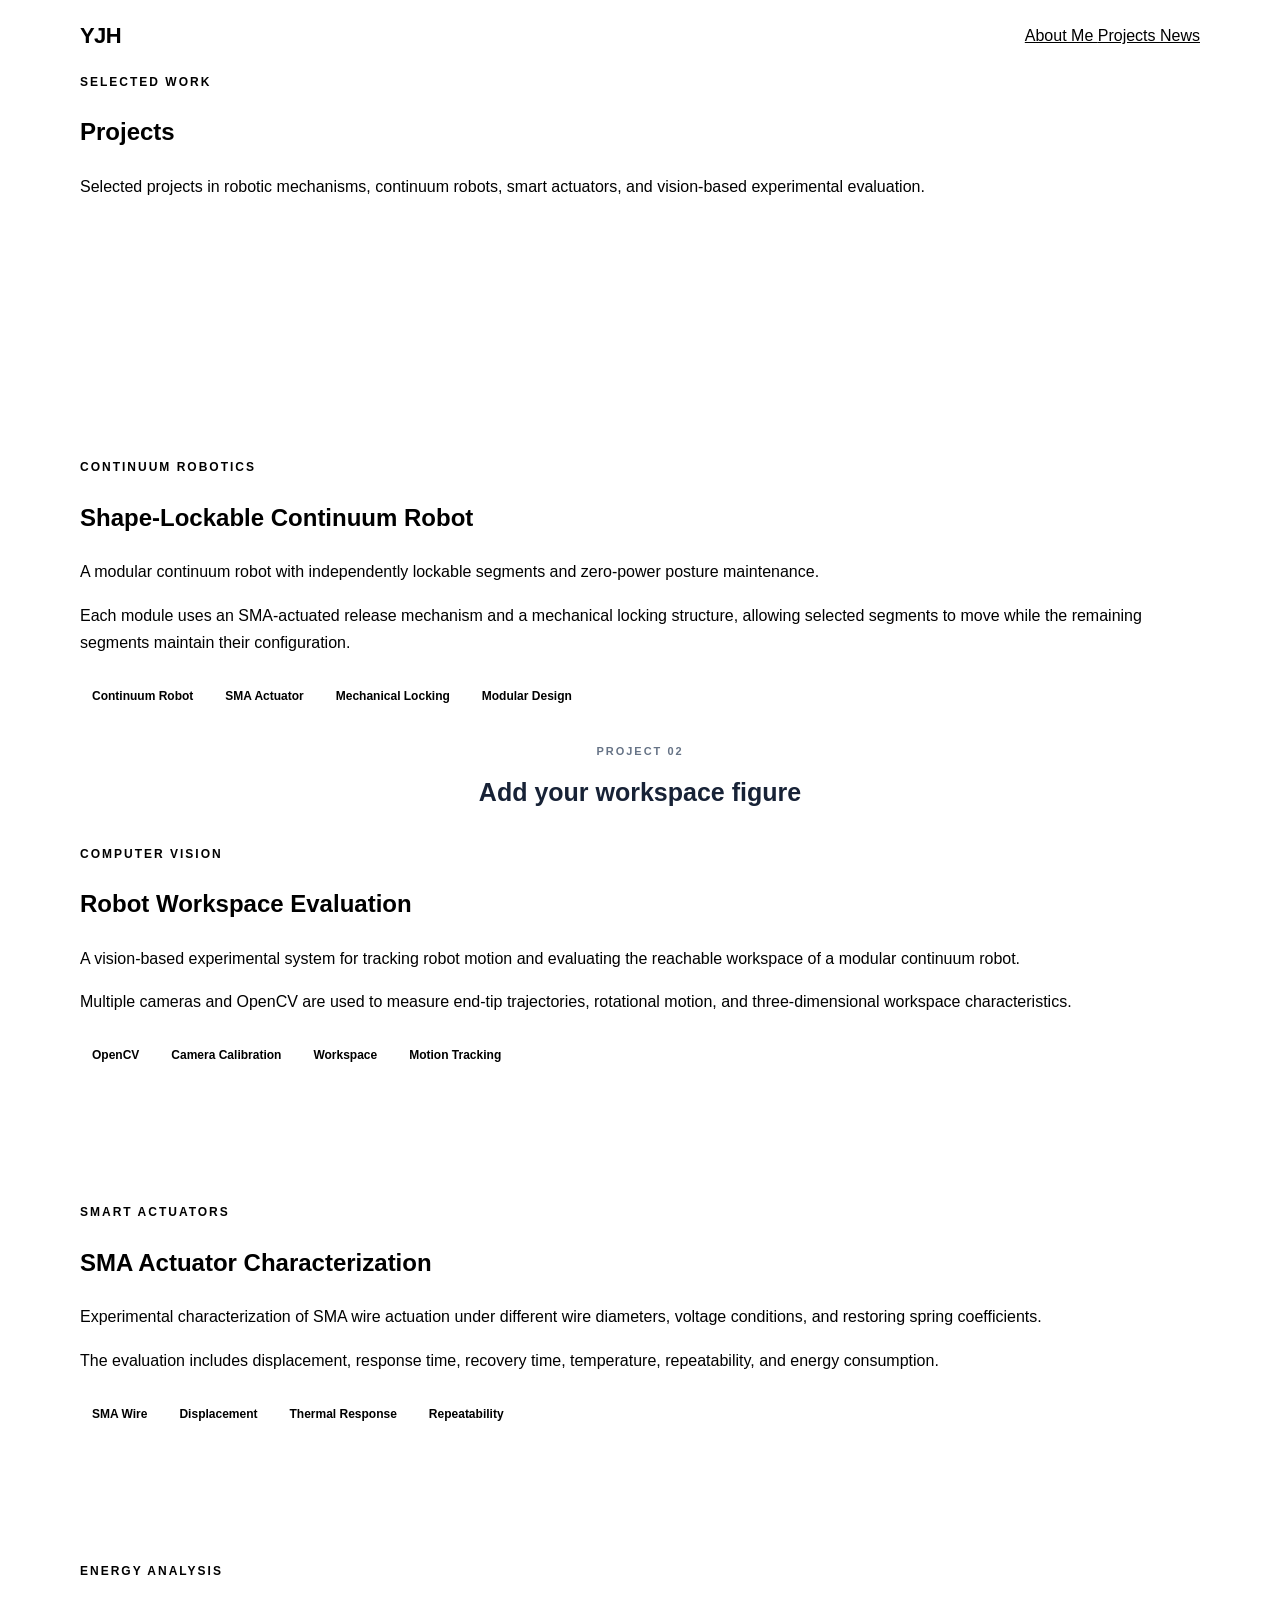
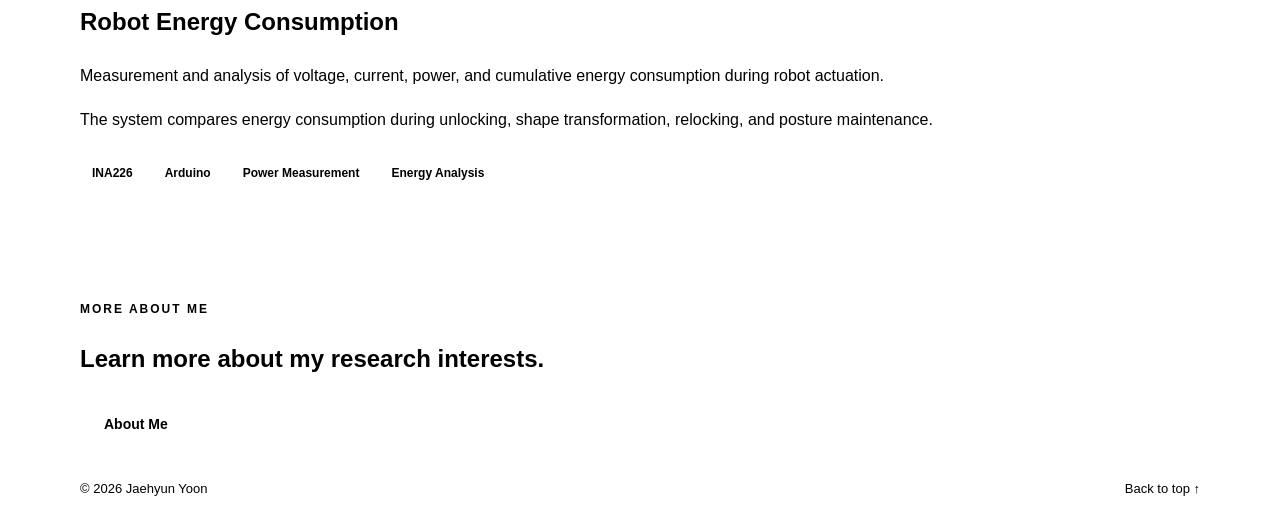
<file: projects.html>
<!DOCTYPE html>
<html lang="en">
<head>
  <meta charset="UTF-8">

  <meta
    name="viewport"
    content="width=device-width, initial-scale=1.0"
  >

  <title>Jaehyun Yoon | Projects</title>

  <meta
    name="description"
    content="Selected robotics projects by Jaehyun Yoon."
  >

  <link rel="stylesheet" href="style.css">
<!-- Google Analytics -->
<script async src="https://www.googletagmanager.com/gtag/js?id=G-QEMFNH1RP4"></script>
<script>
  window.dataLayer = window.dataLayer || [];
  function gtag(){dataLayer.push(arguments);}
  gtag('js', new Date());
  gtag('config', 'G-QEMFNH1RP4');
</script>
</head>

<body id="top">

  <!-- Navigation -->
  <header class="site-header">
    <div class="container header-inner">

      <a class="logo" href="index.html">
        YJH
      </a>

      <nav class="main-nav">
        <a href="index.html">
          About Me
        </a>

        <a
          class="active"
          href="projects.html"
          aria-current="page"
        >
          Projects
        </a>

        <a href="news.html">
          News
        </a>
      </nav>

    </div>
  </header>


  <main>

    <!-- Page header -->
    <section class="page-hero">
      <div class="container">

        <p class="eyebrow">
          SELECTED WORK
        </p>

        <h1>
          Projects
        </h1>

        <p class="page-description">
          Selected projects in robotic mechanisms,
          continuum robots, smart actuators,
          and vision-based experimental evaluation.
        </p>

      </div>
    </section>


    <!-- Projects -->
    <section class="section">
      <div class="container">

        <div class="project-showcase">

          <!-- Project 1 -->
          <article class="project-feature">

            <div class="project-media project-media-blue">

              <!--
              이미지를 넣을 때 아래 project-placeholder를 지우고
              다음 코드를 사용:

              <img
                src="images/continuum-robot.jpg"
                alt="Shape-lockable continuum robot"
              >
              -->

              <div class="project-placeholder">
                <span>PROJECT 01</span>

                <strong>
                  Add your continuum robot image
                </strong>
              </div>

            </div>


            <div class="project-content">

              <p class="project-category">
                CONTINUUM ROBOTICS
              </p>

              <h2>
                Shape-Lockable
                Continuum Robot
              </h2>

              <p>
                A modular continuum robot with independently
                lockable segments and zero-power posture
                maintenance.
              </p>

              <p>
                Each module uses an SMA-actuated release mechanism
                and a mechanical locking structure, allowing selected
                segments to move while the remaining segments maintain
                their configuration.
              </p>

              <ul class="project-tags">
                <li>Continuum Robot</li>
                <li>SMA Actuator</li>
                <li>Mechanical Locking</li>
                <li>Modular Design</li>
              </ul>

            </div>

          </article>


          <!-- Project 2 -->
          <article class="project-feature project-feature-reverse">

            <div class="project-media project-media-light">

              <div class="project-placeholder project-placeholder-dark">
                <span>PROJECT 02</span>

                <strong>
                  Add your workspace figure
                </strong>
              </div>

            </div>


            <div class="project-content">

              <p class="project-category">
                COMPUTER VISION
              </p>

              <h2>
                Robot Workspace
                Evaluation
              </h2>

              <p>
                A vision-based experimental system for tracking
                robot motion and evaluating the reachable workspace
                of a modular continuum robot.
              </p>

              <p>
                Multiple cameras and OpenCV are used to measure
                end-tip trajectories, rotational motion, and
                three-dimensional workspace characteristics.
              </p>

              <ul class="project-tags">
                <li>OpenCV</li>
                <li>Camera Calibration</li>
                <li>Workspace</li>
                <li>Motion Tracking</li>
              </ul>

            </div>

          </article>


          <!-- Project 3 -->
          <article class="project-feature">

            <div class="project-media project-media-dark">

              <div class="project-placeholder">
                <span>PROJECT 03</span>

                <strong>
                  Add your SMA experiment image
                </strong>
              </div>

            </div>


            <div class="project-content">

              <p class="project-category">
                SMART ACTUATORS
              </p>

              <h2>
                SMA Actuator
                Characterization
              </h2>

              <p>
                Experimental characterization of SMA wire actuation
                under different wire diameters, voltage conditions,
                and restoring spring coefficients.
              </p>

              <p>
                The evaluation includes displacement, response time,
                recovery time, temperature, repeatability, and
                energy consumption.
              </p>

              <ul class="project-tags">
                <li>SMA Wire</li>
                <li>Displacement</li>
                <li>Thermal Response</li>
                <li>Repeatability</li>
              </ul>

            </div>

          </article>


          <!-- Project 4 -->
          <article class="project-feature project-feature-reverse">

            <div class="project-media project-media-gradient">

              <div class="project-placeholder">
                <span>PROJECT 04</span>

                <strong>
                  Add your energy graph
                </strong>
              </div>

            </div>


            <div class="project-content">

              <p class="project-category">
                ENERGY ANALYSIS
              </p>

              <h2>
                Robot Energy
                Consumption
              </h2>

              <p>
                Measurement and analysis of voltage, current,
                power, and cumulative energy consumption during
                robot actuation.
              </p>

              <p>
                The system compares energy consumption during
                unlocking, shape transformation, relocking,
                and posture maintenance.
              </p>

              <ul class="project-tags">
                <li>INA226</li>
                <li>Arduino</li>
                <li>Power Measurement</li>
                <li>Energy Analysis</li>
              </ul>

            </div>

          </article>

        </div>

      </div>
    </section>


    <!-- Bottom link -->
    <section class="page-bottom">
      <div class="container page-bottom-inner">

        <div>
          <p class="section-label section-label-light">
            MORE ABOUT ME
          </p>

          <h2>
            Learn more about my research interests.
          </h2>
        </div>

        <a
          class="button primary"
          href="index.html"
        >
          About Me
        </a>

      </div>
    </section>

  </main>


  <footer>
    <div class="container footer-inner">

      <p>
        © 2026 Jaehyun Yoon
      </p>

      <a href="#top">
        Back to top ↑
      </a>

    </div>
  </footer>

</body>
</html>
</file>
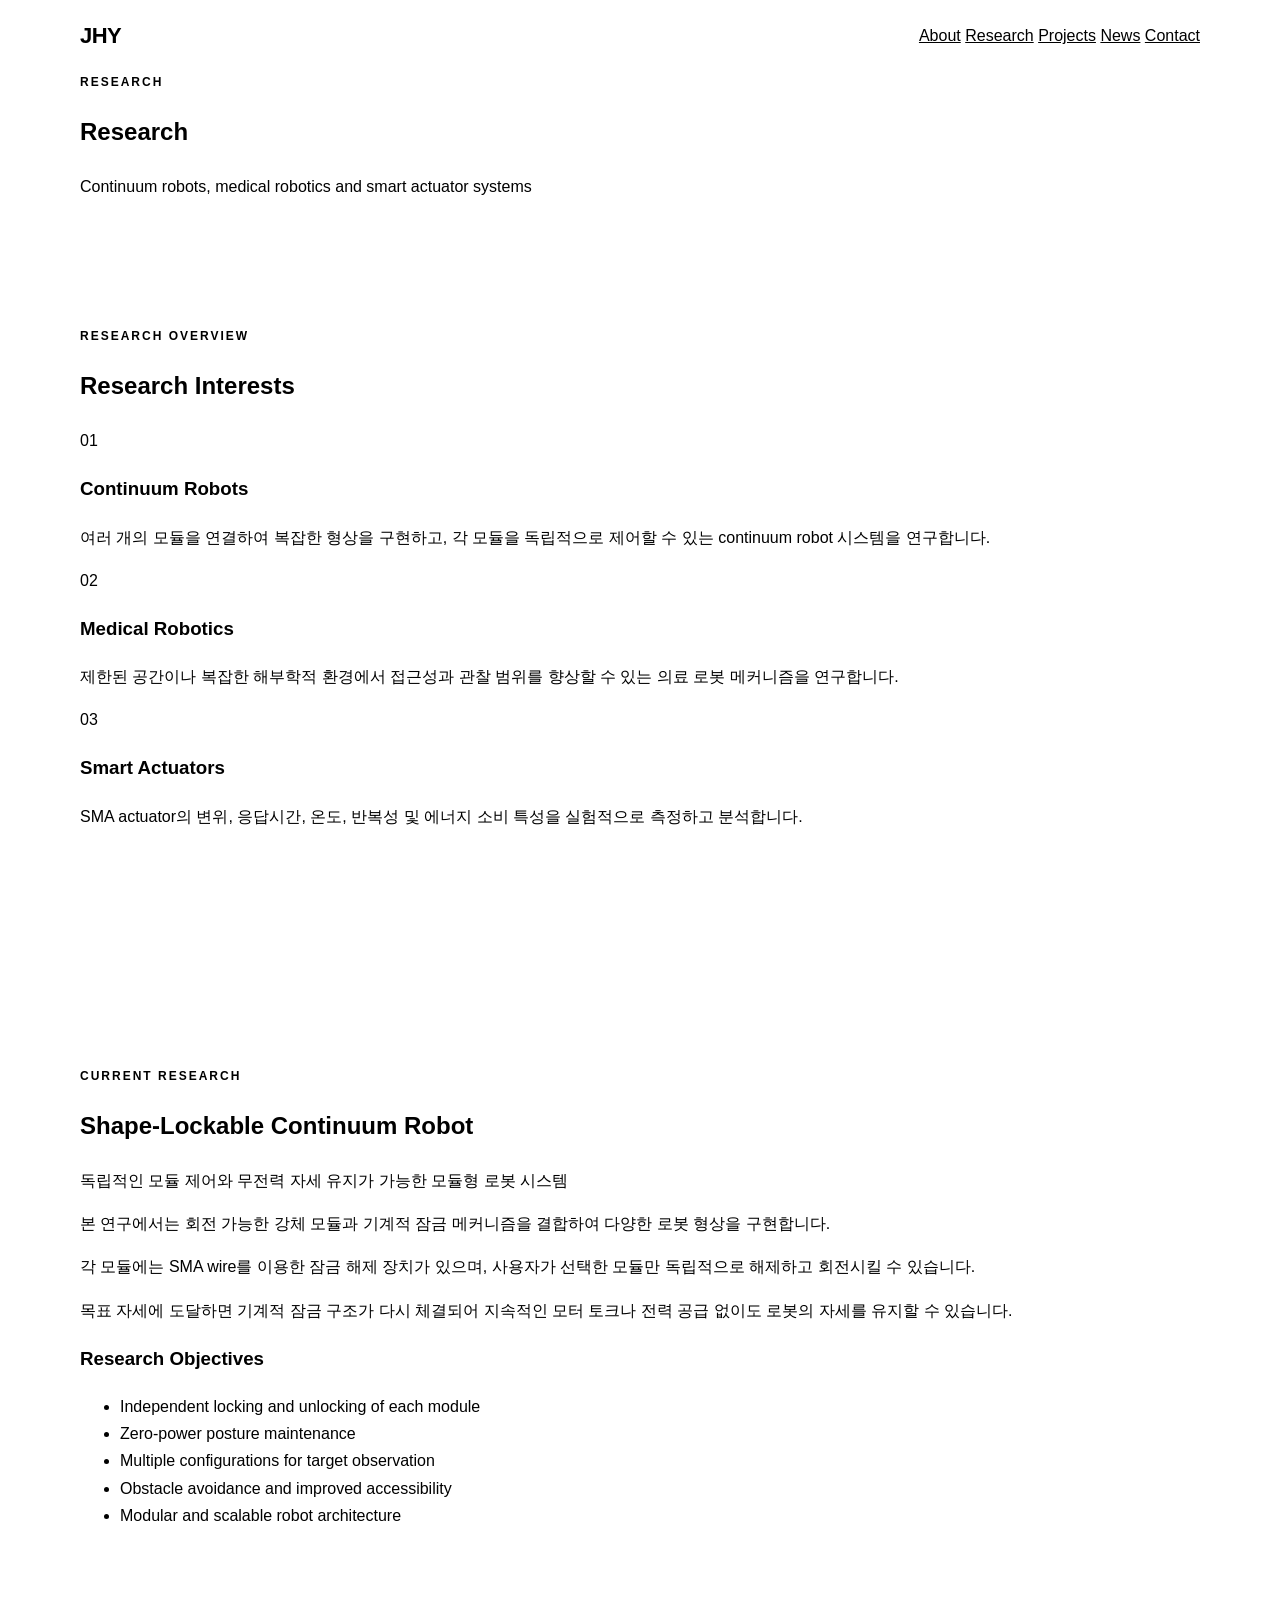
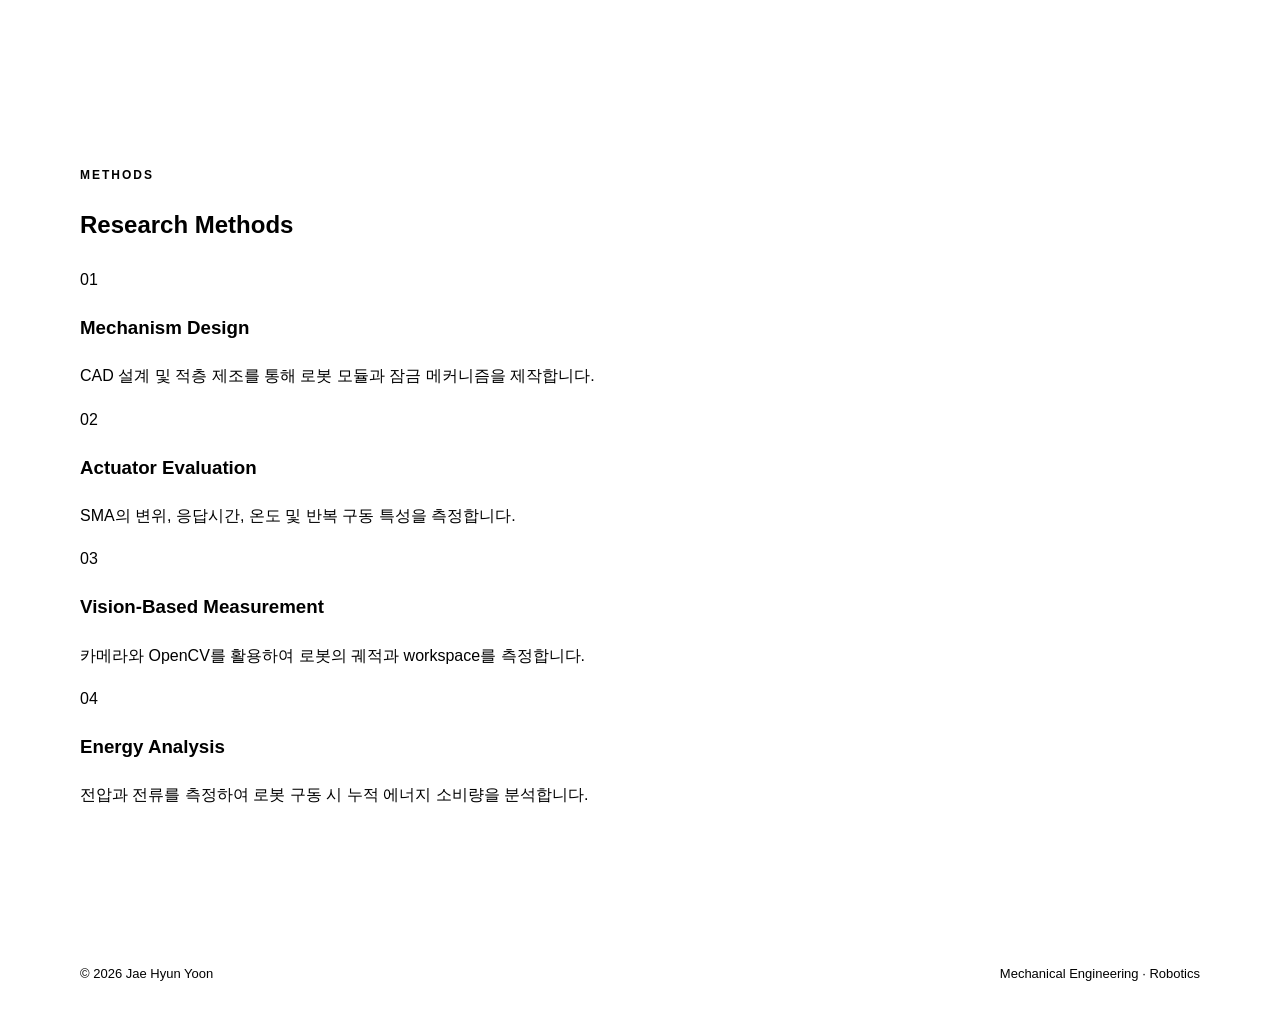
<file: research.html>
<!DOCTYPE html>
<html lang="ko">
<head>
  <meta charset="UTF-8">
  <meta name="viewport" content="width=device-width, initial-scale=1.0">

  <title>Research | 윤재현</title>

  <meta
    name="description"
    content="윤재현의 continuum robot 및 의료 로봇 연구"
  >

  <link rel="stylesheet" href="style.css">
<!-- Google Analytics -->
<script async src="https://www.googletagmanager.com/gtag/js?id=G-QEMFNH1RP4"></script>
<script>
  window.dataLayer = window.dataLayer || [];
  function gtag(){dataLayer.push(arguments);}
  gtag('js', new Date());
  gtag('config', 'G-QEMFNH1RP4');
</script>
</head>

<body>

  <header class="site-header">
    <div class="container header-inner">

      <a class="logo" href="index.html">JHY</a>

      <nav class="main-nav">
        <a href="about.html">About</a>
        <a class="active" href="research.html" aria-current="page">Research</a>
        <a href="projects.html">Projects</a>
        <a href="news.html">News</a>
        <a href="contact.html">Contact</a>
      </nav>

    </div>
  </header>

  <main>

    <section class="subpage-hero">
      <div class="container">

        <p class="section-label light-label">RESEARCH</p>

        <h1>Research</h1>

        <p class="subpage-description">
          Continuum robots, medical robotics and smart actuator systems
        </p>

      </div>
    </section>

    <section class="section">
      <div class="container">

        <p class="section-label">RESEARCH OVERVIEW</p>
        <h2>Research Interests</h2>

        <div class="card-grid">

          <article class="card">
            <p class="card-number">01</p>

            <h3>Continuum Robots</h3>

            <p>
              여러 개의 모듈을 연결하여 복잡한 형상을 구현하고,
              각 모듈을 독립적으로 제어할 수 있는
              continuum robot 시스템을 연구합니다.
            </p>
          </article>

          <article class="card">
            <p class="card-number">02</p>

            <h3>Medical Robotics</h3>

            <p>
              제한된 공간이나 복잡한 해부학적 환경에서
              접근성과 관찰 범위를 향상할 수 있는
              의료 로봇 메커니즘을 연구합니다.
            </p>
          </article>

          <article class="card">
            <p class="card-number">03</p>

            <h3>Smart Actuators</h3>

            <p>
              SMA actuator의 변위, 응답시간, 온도,
              반복성 및 에너지 소비 특성을
              실험적으로 측정하고 분석합니다.
            </p>
          </article>

        </div>

      </div>
    </section>

    <section class="section section-alt">
      <div class="container">

        <p class="section-label">CURRENT RESEARCH</p>
        <h2>Shape-Lockable Continuum Robot</h2>

        <div class="research-detail">

          <div class="research-summary">

            <p class="large-text">
              독립적인 모듈 제어와 무전력 자세 유지가 가능한
              모듈형 로봇 시스템
            </p>

          </div>

          <div class="body-content">

            <p>
              본 연구에서는 회전 가능한 강체 모듈과
              기계적 잠금 메커니즘을 결합하여
              다양한 로봇 형상을 구현합니다.
            </p>

            <p>
              각 모듈에는 SMA wire를 이용한 잠금 해제 장치가 있으며,
              사용자가 선택한 모듈만 독립적으로 해제하고
              회전시킬 수 있습니다.
            </p>

            <p>
              목표 자세에 도달하면 기계적 잠금 구조가 다시 체결되어
              지속적인 모터 토크나 전력 공급 없이도
              로봇의 자세를 유지할 수 있습니다.
            </p>

            <h3>Research Objectives</h3>

            <ul class="interest-list">
              <li>Independent locking and unlocking of each module</li>
              <li>Zero-power posture maintenance</li>
              <li>Multiple configurations for target observation</li>
              <li>Obstacle avoidance and improved accessibility</li>
              <li>Modular and scalable robot architecture</li>
            </ul>

          </div>

        </div>

      </div>
    </section>

    <section class="section">
      <div class="container">

        <p class="section-label">METHODS</p>
        <h2>Research Methods</h2>

        <div class="method-grid">

          <article class="method-item">
            <span>01</span>
            <h3>Mechanism Design</h3>
            <p>
              CAD 설계 및 적층 제조를 통해
              로봇 모듈과 잠금 메커니즘을 제작합니다.
            </p>
          </article>

          <article class="method-item">
            <span>02</span>
            <h3>Actuator Evaluation</h3>
            <p>
              SMA의 변위, 응답시간, 온도 및
              반복 구동 특성을 측정합니다.
            </p>
          </article>

          <article class="method-item">
            <span>03</span>
            <h3>Vision-Based Measurement</h3>
            <p>
              카메라와 OpenCV를 활용하여
              로봇의 궤적과 workspace를 측정합니다.
            </p>
          </article>

          <article class="method-item">
            <span>04</span>
            <h3>Energy Analysis</h3>
            <p>
              전압과 전류를 측정하여 로봇 구동 시
              누적 에너지 소비량을 분석합니다.
            </p>
          </article>

        </div>

      </div>
    </section>

  </main>

  <footer>
    <div class="container footer-inner">
      <p>© 2026 Jae Hyun Yoon</p>
      <p>Mechanical Engineering · Robotics</p>
    </div>
  </footer>

</body>
</html>
</file>
<file: style.css>
/* =========================================
   Light Theme
========================================= */

:root[data-theme="light"] {
  color-scheme: light;

  --background: #f7f8fa;
  --surface: #ffffff;
  --surface-alt: #edf1f6;
  --surface-strong: #e3eaf3;

  --text: #15171a;
  --muted: #626a76;

  --primary: #1a55ad;
  --primary-light: #2d6fc7;
  --primary-dark: #103873;

  --line: #dfe4eb;

  --header-background: rgba(255, 255, 255, 0.94);
  --header-border: rgba(223, 228, 235, 0.92);

  --hero-background:
    radial-gradient(
      circle at 85% 18%,
      rgba(54, 111, 198, 0.19),
      transparent 34%
    ),
    linear-gradient(
      135deg,
      #f3f7fd 0%,
      #e4edf9 55%,
      #cedff5 100%
    );

  --hero-text: #13213a;
  --hero-description: #3e506a;
  --hero-eyebrow: #1a55ad;

  --focus-background: rgba(255, 255, 255, 0.65);
  --focus-border: rgba(31, 74, 132, 0.18);
  --focus-shadow: 0 30px 70px rgba(38, 72, 120, 0.13);
  --focus-divider: rgba(31, 74, 132, 0.16);
  --focus-number: #1a55ad;

  --orbit-color: rgba(39, 94, 172, 0.2);
  --dot-color: #2d6fc7;

  --primary-button-background: #173f78;
  --primary-button-text: #ffffff;

  --secondary-button-background: rgba(255, 255, 255, 0.35);
  --secondary-button-text: #17304f;
  --secondary-button-border: rgba(23, 63, 120, 0.3);

  --card-background: #ffffff;
  --card-shadow: 0 12px 35px rgba(20, 32, 50, 0.06);
  --card-shadow-hover: 0 20px 45px rgba(20, 32, 50, 0.12);

  --tag-background: #f4f6f9;
  --tag-border: #ccd4df;
  --tag-text: #4f5865;

  --contact-background:
    radial-gradient(
      circle at 84% 20%,
      rgba(58, 118, 208, 0.2),
      transparent 35%
    ),
    linear-gradient(
      135deg,
      #edf4fd,
      #d3e3f7
    );

  --contact-text: #12213a;
  --contact-muted: #40536e;

  --contact-primary-background: #173f78;
  --contact-primary-text: #ffffff;

  --contact-secondary-border: rgba(23, 63, 120, 0.3);
  --contact-secondary-text: #17304f;

  --footer-background: #dce7f5;
  --footer-text: #52637a;

  --switch-background: #edf1f6;
  --switch-border: #d9e0e9;
  --switch-text: #667183;

  --switch-active-background: #ffffff;
  --switch-active-text: #173f78;
  --switch-active-shadow: 0 3px 10px rgba(21, 44, 76, 0.12);
}


/* =========================================
   Dark Theme
========================================= */

:root[data-theme="dark"] {
  color-scheme: dark;

  --background: #0b1424;
  --surface: #101b2e;
  --surface-alt: #13223a;
  --surface-strong: #172a46;

  --text: #f4f7fb;
  --muted: #afbdd0;

  --primary: #8fb8ff;
  --primary-light: #8fb8ff;
  --primary-dark: #6799e9;

  --line: rgba(182, 204, 235, 0.16);

  --header-background: rgba(9, 17, 31, 0.94);
  --header-border: rgba(176, 200, 232, 0.14);

  --hero-background:
    radial-gradient(
      circle at 85% 18%,
      rgba(82, 137, 244, 0.42),
      transparent 34%
    ),
    linear-gradient(
      135deg,
      #101d35 0%,
      #172b4d 55%,
      #123f7a 100%
    );

  --hero-text: #ffffff;
  --hero-description: #d5dfed;
  --hero-eyebrow: #79aaff;

  --focus-background: rgba(255, 255, 255, 0.08);
  --focus-border: rgba(255, 255, 255, 0.2);
  --focus-shadow: 0 30px 70px rgba(0, 0, 0, 0.2);
  --focus-divider: rgba(255, 255, 255, 0.15);
  --focus-number: #83aff7;

  --orbit-color: rgba(143, 184, 255, 0.28);
  --dot-color: #8fb8ff;

  --primary-button-background: #ffffff;
  --primary-button-text: #10213d;

  --secondary-button-background: rgba(255, 255, 255, 0.06);
  --secondary-button-text: #ffffff;
  --secondary-button-border: rgba(255, 255, 255, 0.35);

  --card-background: #15243c;
  --card-shadow: 0 12px 35px rgba(0, 0, 0, 0.18);
  --card-shadow-hover: 0 20px 45px rgba(0, 0, 0, 0.3);

  --tag-background: #1b2d49;
  --tag-border: rgba(174, 201, 238, 0.2);
  --tag-text: #c1d0e4;

  --contact-background:
    radial-gradient(
      circle at 84% 20%,
      rgba(80, 140, 255, 0.4),
      transparent 35%
    ),
    linear-gradient(
      135deg,
      #101d35,
      #143f78
    );

  --contact-text: #ffffff;
  --contact-muted: #d4deed;

  --contact-primary-background: #ffffff;
  --contact-primary-text: #10213d;

  --contact-secondary-border: rgba(255, 255, 255, 0.38);
  --contact-secondary-text: #ffffff;

  --footer-background: #08111f;
  --footer-text: #aeb9c9;

  --switch-background: #101b2e;
  --switch-border: rgba(176, 200, 232, 0.18);
  --switch-text: #aebbd0;

  --switch-active-background: #233b5e;
  --switch-active-text: #ffffff;
  --switch-active-shadow: 0 3px 12px rgba(0, 0, 0, 0.3);
}


/* =========================================
   Shared Variables
========================================= */

:root {
  --max-width: 1120px;
}


/* =========================================
   Basic Settings
========================================= */

* {
  box-sizing: border-box;
}

html {
  scroll-behavior: smooth;
}

body {
  margin: 0;

  color: var(--text);
  background: var(--background);

  font-family:
    Arial,
    "Noto Sans KR",
    sans-serif;

  line-height: 1.7;

  transition:
    color 0.25s ease,
    background-color 0.25s ease;
}

a {
  color: inherit;
}

button {
  font: inherit;
}

img {
  display: block;

  width: 100%;
  max-width: 100%;
}

section {
  scroll-margin-top: 72px;
}

.container {
  width: min(var(--max-width), calc(100% - 48px));
  margin: 0 auto;
}


/* =========================================
   Header
========================================= */

.site-header {
  position: sticky;
  top: 0;
  z-index: 1000;

  border-bottom: 1px solid var(--header-border);

  background: var(--header-background);

  backdrop-filter: blur(12px);

  transition:
    border-color 0.25s ease,
    background-color 0.25s ease;
}

.header-inner {
  min-height: 72px;

  display: flex;
  align-items: center;
  justify-content: space-between;

  gap: 24px;
}

.logo {
  color: var(--primary);

  font-size: 22px;
  font-weight: 800;
  letter-spacing: -0.6px;

  text-decoration: none;
}

.header-actions {
  display: flex;
  align-items: center;
  gap: 22px;
}

.home-link {
  color: var(--muted);

  font-size: 13px;
  font-weight: 700;

  text-decoration: none;

  transition: color 0.2s ease;
}

.home-link:hover {
  color: var(--primary);
}


/* =========================================
   Theme Switch
========================================= */

.theme-switch {
  display: inline-flex;

  padding: 4px;

  border: 1px solid var(--switch-border);
  border-radius: 999px;

  background: var(--switch-background);

  transition:
    border-color 0.25s ease,
    background-color 0.25s ease;
}

.theme-option {
  min-height: 34px;

  display: inline-flex;

  padding: 0 13px;

  align-items: center;
  justify-content: center;

  gap: 6px;

  border: 0;
  border-radius: 999px;

  color: var(--switch-text);
  background: transparent;

  font-size: 12px;
  font-weight: 700;

  cursor: pointer;

  transition:
    color 0.2s ease,
    background-color 0.2s ease,
    box-shadow 0.2s ease,
    transform 0.2s ease;
}

.theme-option:hover {
  transform: translateY(-1px);
}

.theme-option:focus-visible {
  outline: 2px solid var(--primary);
  outline-offset: 2px;
}

.theme-icon {
  font-size: 14px;
  line-height: 1;
}

:root[data-theme="light"]
.theme-option[data-theme-value="light"],
:root[data-theme="dark"]
.theme-option[data-theme-value="dark"] {
  color: var(--switch-active-text);
  background: var(--switch-active-background);
  box-shadow: var(--switch-active-shadow);
}


/* =========================================
   Shared Text
========================================= */

.eyebrow,
.section-label,
.project-category,
.news-category,
.focus-label {
  margin: 0 0 13px;

  color: var(--primary);

  font-size: 12px;
  font-weight: 800;
  letter-spacing: 2px;
}


/* =========================================
   Hero
========================================= */

.hero {
  min-height: calc(100vh - 72px);

  display: flex;
  align-items: center;

  color: var(--hero-text);
  background: var(--hero-background);

  transition:
    color 0.25s ease,
    background 0.25s ease;
}

.hero-grid {
  display: grid;
  grid-template-columns: 1.1fr 0.9fr;

  align-items: center;
  gap: 80px;

  padding-top: 95px;
  padding-bottom: 105px;
}

.hero .eyebrow {
  color: var(--hero-eyebrow);
}

.hero h1 {
  margin: 0;

  color: var(--hero-text);

  font-size: clamp(58px, 7vw, 92px);
  line-height: 1.07;
  letter-spacing: -4px;
}

.hero h1 span {
  color: var(--primary-light);
}

.hero-description {
  max-width: 690px;

  margin: 30px 0 0;

  color: var(--hero-description);

  font-size: 18px;
}

.hero-description-secondary {
  margin-top: 8px;
}

.hero-buttons {
  display: flex;
  flex-wrap: wrap;
  gap: 14px;

  margin-top: 38px;
}


/* =========================================
   Hero Focus Panel
========================================= */

.hero-visual {
  position: relative;

  min-height: 440px;

  display: flex;
  align-items: center;
  justify-content: center;
}

.focus-panel {
  position: relative;
  z-index: 3;

  width: min(390px, 100%);

  padding: 36px;

  border: 1px solid var(--focus-border);
  border-radius: 18px;

  color: var(--hero-text);
  background: var(--focus-background);

  box-shadow: var(--focus-shadow);

  backdrop-filter: blur(13px);

  transition:
    color 0.25s ease,
    border-color 0.25s ease,
    background-color 0.25s ease,
    box-shadow 0.25s ease;
}

.focus-label {
  margin-bottom: 26px;

  color: var(--primary-light);
}

.focus-item {
  display: grid;
  grid-template-columns: 36px 1fr;

  align-items: center;
  gap: 15px;

  padding: 16px 0;

  border-bottom: 1px solid var(--focus-divider);
}

.focus-item:last-child {
  border-bottom: 0;
}

.focus-item span {
  color: var(--focus-number);

  font-size: 12px;
  font-weight: 800;
}

.focus-item strong {
  font-size: 18px;
}

.visual-orbit {
  position: absolute;

  border: 1px solid var(--orbit-color);
  border-radius: 50%;
}

.orbit-one {
  width: 430px;
  height: 430px;
}

.orbit-two {
  width: 310px;
  height: 310px;
}

.visual-dot {
  position: absolute;

  width: 10px;
  height: 10px;

  border-radius: 50%;

  background: var(--dot-color);

  box-shadow: 0 0 25px var(--dot-color);
}

.dot-one {
  top: 45px;
  right: 70px;
}

.dot-two {
  bottom: 70px;
  left: 45px;
}


/* =========================================
   Buttons
========================================= */

.button {
  min-height: 50px;

  display: inline-flex;

  padding: 0 24px;

  align-items: center;
  justify-content: center;

  border-radius: 7px;

  font-size: 14px;
  font-weight: 700;

  text-decoration: none;

  transition:
    transform 0.2s ease,
    color 0.25s ease,
    border-color 0.25s ease,
    background-color 0.25s ease;
}

.button:hover {
  transform: translateY(-2px);
}

.button.primary {
  color: var(--primary-button-text);
  background: var(--primary-button-background);
}

.button.secondary {
  border: 1px solid var(--secondary-button-border);

  color: var(--secondary-button-text);
  background: var(--secondary-button-background);
}


/* =========================================
   Shared Sections
========================================= */

.section {
  padding: 110px 0;

  color: var(--text);

  transition:
    color 0.25s ease,
    background-color 0.25s ease;
}

.section-heading {
  display: grid;
  grid-template-columns: 1fr 0.8fr;

  align-items: end;
  gap: 80px;

  margin-bottom: 52px;
}

.section-heading h2 {
  margin: 0;

  font-size: clamp(38px, 5vw, 58px);
  line-height: 1.15;
  letter-spacing: -2px;
}

.section-heading > p {
  max-width: 520px;
  margin: 0;

  color: var(--muted);

  font-size: 17px;
}


/* =========================================
   About Preview
========================================= */

.about-preview-section {
  background: var(--surface);
}

.about-preview-grid {
  display: grid;
  grid-template-columns: 0.95fr 1.05fr;

  gap: 90px;
}

.about-preview-grid h2 {
  margin: 0;

  font-size: clamp(36px, 5vw, 57px);
  line-height: 1.17;
  letter-spacing: -2px;
}

.about-preview-content {
  color: var(--muted);

  font-size: 17px;
}

.about-preview-content p:first-child {
  margin-top: 0;
}

.profile-link {
  width: 100%;

  display: flex;

  margin-top: 35px;
  padding: 20px 0;

  align-items: center;
  justify-content: space-between;

  border-top: 1px solid var(--line);
  border-bottom: 1px solid var(--line);

  color: var(--text);

  font-size: 16px;
  font-weight: 800;

  text-decoration: none;

  transition:
    color 0.2s ease,
    padding 0.2s ease,
    border-color 0.25s ease;
}

.profile-link:hover {
  padding-right: 10px;

  color: var(--primary);
}

.profile-link-arrow {
  font-size: 24px;

  transition: transform 0.2s ease;
}

.profile-link:hover .profile-link-arrow {
  transform: translateX(5px);
}


/* =========================================
   Projects
========================================= */

.projects-section {
  background: var(--surface-alt);
}

.project-grid {
  display: grid;
  grid-template-columns: repeat(2, 1fr);

  gap: 48px 24px;
}

.project-card {
  overflow: hidden;

  border: 1px solid var(--line);
  border-radius: 14px;

  background: var(--card-background);

  box-shadow: var(--card-shadow);

  transition:
    transform 0.25s ease,
    border-color 0.25s ease,
    background-color 0.25s ease,
    box-shadow 0.25s ease;
}

.project-card:hover {
  transform: translateY(-6px);

  box-shadow: var(--card-shadow-hover);
}

.project-image {
  width: 100%;
  aspect-ratio: 16 / 9;

  display: flex;
  align-items: center;
  justify-content: center;

  overflow: hidden;
}

.project-image img {
  width: 100%;
  height: 100%;

  object-fit: cover;
}

.project-image-blue {
  background:
    radial-gradient(
      circle at 75% 25%,
      rgba(143, 184, 255, 0.55),
      transparent 35%
    ),
    linear-gradient(
      145deg,
      #142847,
      #2860a5
    );
}

.project-image-light {
  background:
    linear-gradient(
      145deg,
      #e7ecf2,
      #b2bdca
    );
}

.project-image-dark {
  background:
    radial-gradient(
      circle at 70% 30%,
      rgba(100, 150, 230, 0.35),
      transparent 35%
    ),
    linear-gradient(
      145deg,
      #101826,
      #263d60
    );
}

.project-image-gradient {
  background:
    radial-gradient(
      circle at 30% 30%,
      rgba(143, 184, 255, 0.5),
      transparent 32%
    ),
    linear-gradient(
      145deg,
      #1a3257,
      #386fae
    );
}

.project-placeholder {
  padding: 30px;

  text-align: center;
}

.project-placeholder span {
  display: block;

  margin-bottom: 10px;

  color: rgba(255, 255, 255, 0.68);

  font-size: 11px;
  font-weight: 800;
  letter-spacing: 2px;
}

.project-placeholder strong {
  display: block;

  color: white;

  font-size: 25px;
}

.project-placeholder-dark span {
  color: #667386;
}

.project-placeholder-dark strong {
  color: #172236;
}

.project-card-content {
  padding: 27px 29px 31px;
}

.project-card-content h3 {
  margin: 0 0 12px;

  font-size: 24px;
  line-height: 1.3;
}

.project-card-content > p:last-of-type {
  margin-bottom: 0;

  color: var(--muted);
}

.project-tags {
  display: flex;
  flex-wrap: wrap;
  gap: 8px;

  margin: 24px 0 0;
  padding: 0;

  list-style: none;
}

.project-tags li {
  padding: 6px 12px;

  border: 1px solid var(--tag-border);
  border-radius: 999px;

  color: var(--tag-text);
  background: var(--tag-background);

  font-size: 12px;
  font-weight: 700;
}


/* =========================================
   News
========================================= */

.news-section {
  background: var(--surface);
}

.news-list {
  border-top: 1px solid var(--line);
}

.news-item {
  display: grid;
  grid-template-columns: 180px 1fr;

  gap: 45px;

  padding: 40px 0;

  border-bottom: 1px solid var(--line);
}

.news-item time {
  color: var(--primary);

  font-size: 13px;
  font-weight: 800;
  letter-spacing: 0.5px;
}

.news-content h3 {
  margin: 0 0 8px;

  font-size: clamp(23px, 3vw, 30px);
  line-height: 1.3;
  letter-spacing: -0.7px;
}

.news-content p:last-child {
  max-width: 760px;

  margin: 0;

  color: var(--muted);
}


/* =========================================
   About Page Hero
========================================= */

.about-page-hero {
  padding: 145px 0 120px;

  color: var(--hero-text);
  background: var(--hero-background);

  transition:
    color 0.25s ease,
    background 0.25s ease;
}

.about-page-hero .eyebrow {
  color: var(--hero-eyebrow);
}

.about-page-hero h1 {
  margin: 0;

  color: var(--hero-text);

  font-size: clamp(65px, 10vw, 120px);
  line-height: 0.98;
  letter-spacing: -6px;
}

.about-page-lead {
  max-width: 820px;

  margin: 38px 0 0;

  color: var(--hero-description);

  font-size: clamp(19px, 2.4vw, 27px);
  line-height: 1.55;
}


/* =========================================
   About Page Profile
========================================= */

.profile-section {
  background: var(--surface);
}

.profile-grid {
  display: grid;
  grid-template-columns: 0.8fr 1.2fr;

  gap: 100px;
}

.profile-summary h2 {
  margin: 0;

  font-size: clamp(35px, 5vw, 55px);
  line-height: 1.15;
  letter-spacing: -2px;
}

.profile-meta {
  margin-top: 45px;

  border-top: 1px solid var(--line);
}

.profile-meta-item {
  display: grid;
  grid-template-columns: 110px 1fr;

  gap: 20px;

  padding: 16px 0;

  border-bottom: 1px solid var(--line);
}

.profile-meta-item span {
  color: var(--muted);

  font-size: 13px;
}

.profile-meta-item strong {
  font-size: 14px;
}

.profile-biography {
  color: var(--muted);

  font-size: 17px;
}

.profile-biography p:first-child {
  margin-top: 0;
}

.biography-introduction {
  color: var(--text) !important;

  font-size: 23px;
  font-weight: 700;
  line-height: 1.55;
}


/* =========================================
   Research Interests
========================================= */

.interests-section {
  background: var(--surface-alt);
}

.interest-grid {
  display: grid;
  grid-template-columns: repeat(2, 1fr);

  gap: 20px;
}

.interest-card {
  min-height: 280px;

  padding: 34px;

  border: 1px solid var(--line);
  border-radius: 14px;

  background: var(--card-background);

  box-shadow: var(--card-shadow);

  transition:
    transform 0.25s ease,
    border-color 0.25s ease,
    background-color 0.25s ease,
    box-shadow 0.25s ease;
}

.interest-card:hover {
  transform: translateY(-5px);

  box-shadow: var(--card-shadow-hover);
}

.interest-number {
  margin: 0 0 45px;

  color: var(--primary);

  font-size: 13px;
  font-weight: 800;
}

.interest-card h3 {
  margin: 0 0 14px;

  font-size: 24px;
}

.interest-card p:last-child {
  margin-bottom: 0;

  color: var(--muted);
}


/* =========================================
   Current Research
========================================= */

.current-research-section {
  background: var(--surface);
}

.current-research-grid {
  display: grid;
  grid-template-columns: 0.85fr 1.15fr;

  gap: 90px;
}

.current-research-grid h2 {
  margin: 0;

  font-size: clamp(38px, 5vw, 60px);
  line-height: 1.12;
  letter-spacing: -2px;
}

.current-research-lead {
  margin-top: 25px;

  color: var(--muted);

  font-size: 18px;
}

.current-research-details {
  border-top: 1px solid var(--line);
}

.research-detail-item {
  display: grid;
  grid-template-columns: 45px 1fr;

  gap: 25px;

  padding: 27px 0;

  border-bottom: 1px solid var(--line);
}

.research-detail-item > span {
  color: var(--primary);

  font-size: 13px;
  font-weight: 800;
}

.research-detail-item h3 {
  margin: 0 0 7px;

  font-size: 21px;
}

.research-detail-item p {
  margin: 0;

  color: var(--muted);
}


/* =========================================
   Education
========================================= */

.education-section {
  background: var(--surface-alt);
}

.education-title {
  margin: 0 0 50px;

  font-size: clamp(37px, 5vw, 57px);
  line-height: 1.15;
  letter-spacing: -2px;
}

.timeline {
  border-top: 1px solid var(--line);
}

.timeline-item {
  display: grid;
  grid-template-columns: 180px 1fr;

  gap: 50px;

  padding: 38px 0;

  border-bottom: 1px solid var(--line);
}

.timeline-date {
  color: var(--primary);

  font-size: 13px;
  font-weight: 800;
  letter-spacing: 1px;
}

.timeline-content h3 {
  margin: 0 0 4px;

  font-size: 23px;
}

.timeline-place {
  margin: 0 0 12px;

  color: var(--primary);

  font-weight: 700;
}

.timeline-content p:last-child {
  margin-bottom: 0;

  color: var(--muted);
}


/* =========================================
   Contact
========================================= */

.contact-section {
  padding: 125px 0;

  color: var(--contact-text);
  background: var(--contact-background);

  transition:
    color 0.25s ease,
    background 0.25s ease;
}

.contact-section .section-label {
  color: var(--primary);
}

.contact-inner h2 {
  max-width: 850px;

  margin: 0;

  font-size: clamp(48px, 7vw, 80px);
  line-height: 1.08;
  letter-spacing: -3px;
}

.contact-description {
  max-width: 670px;

  margin: 28px 0 0;

  color: var(--contact-muted);

  font-size: 18px;
}

.contact-links {
  display: flex;
  flex-wrap: wrap;
  gap: 15px;

  margin-top: 42px;
}

.contact-links a {
  min-height: 51px;

  display: inline-flex;

  padding: 0 23px;

  align-items: center;
  justify-content: center;

  border: 1px solid var(--contact-secondary-border);
  border-radius: 7px;

  color: var(--contact-secondary-text);
  background: transparent;

  font-weight: 700;

  text-decoration: none;

  transition:
    transform 0.2s ease,
    color 0.25s ease,
    border-color 0.25s ease,
    background-color 0.25s ease;
}

.contact-links a:first-child {
  border-color: var(--contact-primary-background);

  color: var(--contact-primary-text);
  background: var(--contact-primary-background);
}

.contact-links a:hover {
  transform: translateY(-2px);
}


/* =========================================
   Footer
========================================= */

footer {
  padding: 28px 0;

  color: var(--footer-text);
  background: var(--footer-background);

  transition:
    color 0.25s ease,
    background-color 0.25s ease;
}

.footer-inner {
  display: flex;

  justify-content: space-between;
  gap: 20px;
}

.footer-inner p {
  margin: 0;

  font-size: 13px;
}

.footer-inner a {
  color: var(--footer-text);

  font-size: 13px;

  text-decoration: none;
}

.footer-inner a:hover {
  color: var(--primary);
}


/* =========================================
   Tablet
========================================= */

@media (max-width: 920px) {
  .hero-grid {
    grid-template-columns: 1fr;

    gap: 35px;
  }

  .hero-visual {
    min-height: 370px;
  }

  .about-preview-grid,
  .profile-grid,
  .current-research-grid {
    grid-template-columns: 1fr;

    gap: 45px;
  }

  .section-heading {
    grid-template-columns: 1fr;

    gap: 20px;
  }
}


/* =========================================
   Mobile
========================================= */

@media (max-width: 700px) {
  .container {
    width: min(100% - 32px, var(--max-width));
  }

  section {
    scroll-margin-top: 65px;
  }

  .header-inner {
    min-height: 65px;
  }

  .header-actions {
    gap: 10px;
  }

  .home-link {
    display: none;
  }

  .theme-option {
    min-height: 31px;

    padding: 0 10px;

    font-size: 11px;
  }

  .theme-icon {
    font-size: 13px;
  }

  .hero {
    min-height: auto;
  }

  .hero-grid {
    padding-top: 80px;
    padding-bottom: 80px;
  }

  .hero h1 {
    letter-spacing: -2.8px;
  }

  .hero-description {
    font-size: 16px;
  }

  .hero-visual {
    min-height: 330px;
  }

  .focus-panel {
    padding: 27px;
  }

  .orbit-one {
    width: 310px;
    height: 310px;
  }

  .orbit-two {
    width: 230px;
    height: 230px;
  }

  .section {
    padding: 78px 0;
  }

  .project-grid,
  .interest-grid {
    grid-template-columns: 1fr;

    gap: 35px;
  }

  .news-item {
    grid-template-columns: 1fr;

    gap: 10px;

    padding: 34px 0;
  }

  .about-page-hero {
    padding: 100px 0 80px;
  }

  .about-page-hero h1 {
    letter-spacing: -3px;
  }

  .profile-meta-item {
    grid-template-columns: 90px 1fr;
  }

  .timeline-item {
    grid-template-columns: 1fr;

    gap: 10px;
  }

  .contact-section {
    padding: 90px 0;
  }

  .contact-inner h2 {
    letter-spacing: -2px;
  }

  .contact-links {
    align-items: flex-start;
    flex-direction: column;
  }

  .footer-inner {
    flex-direction: column;
  }
}
/* =========================================
   PROJECT 01 - Publication Image
   ========================================= */

.project-publication-image {
  position: relative;
  width: 100%;
  min-height: 0;
  aspect-ratio: 1.53 / 1;
  padding: 0;
  overflow: hidden;

  background: #ffffff;
}


/* Full paper figure */
.project-publication-image img {
  display: block;

  width: 100%;
  height: 100%;

  object-fit: contain;
  object-position: center;

  background: #ffffff;
}


/* Slight dark gradient only near upper-left label */
.project-publication-image::after {
  content: "";

  position: absolute;
  inset: 0;

  background:
    linear-gradient(
      135deg,
      rgba(7, 21, 42, 0.82) 0%,
      rgba(7, 21, 42, 0.55) 16%,
      rgba(7, 21, 42, 0.12) 37%,
      rgba(7, 21, 42, 0) 55%
    );

  pointer-events: none;
}


/* PROJECT 01 + project name */
.project-image-label {
  position: absolute;

  top: 26px;
  left: 30px;

  z-index: 2;

  display: flex;
  flex-direction: column;

  gap: 7px;

  max-width: 330px;
}


/* PROJECT 01 */
.project-image-label span {
  margin: 0;

  color: #79adff;

  font-size: 0.76rem;
  font-weight: 800;

  letter-spacing: 0.18em;

  line-height: 1;

  text-transform: uppercase;
}


/* Photography Automation */
.project-image-label strong {
  margin: 0;

  color: #ffffff;

  font-size: 1.65rem;
  font-weight: 800;

  line-height: 1.15;

  letter-spacing: -0.02em;

  text-shadow:
    0 2px 10px rgba(0, 0, 0, 0.45);
}


/* Space before publication link */
.project-publication-link {
  margin-top: 26px;
}


/* Mobile */
@media (max-width: 700px) {

  .project-publication-image {
    aspect-ratio: 1.35 / 1;
  }

  .project-image-label {
    top: 18px;
    left: 20px;

    max-width: 260px;
  }

  .project-image-label span {
    font-size: 0.68rem;
  }

  .project-image-label strong {
    font-size: 1.25rem;
  }

}
</file>
